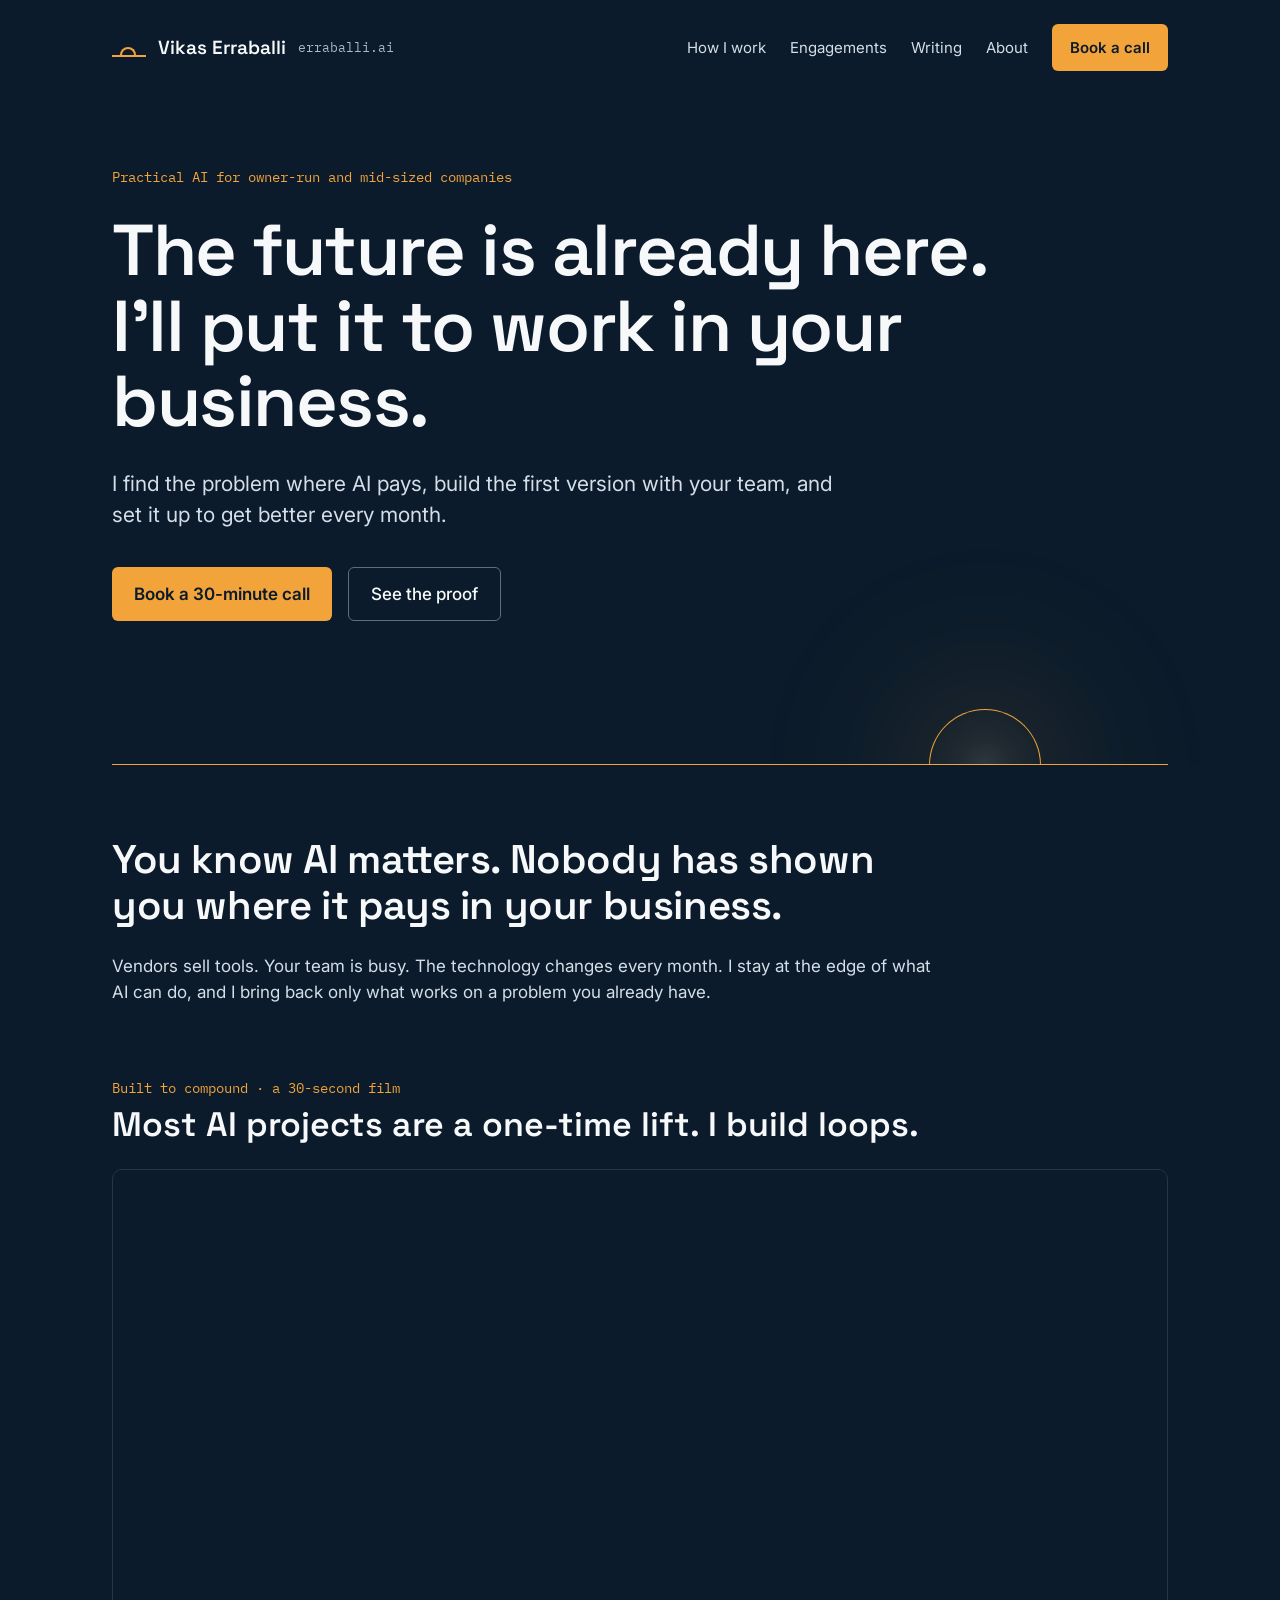
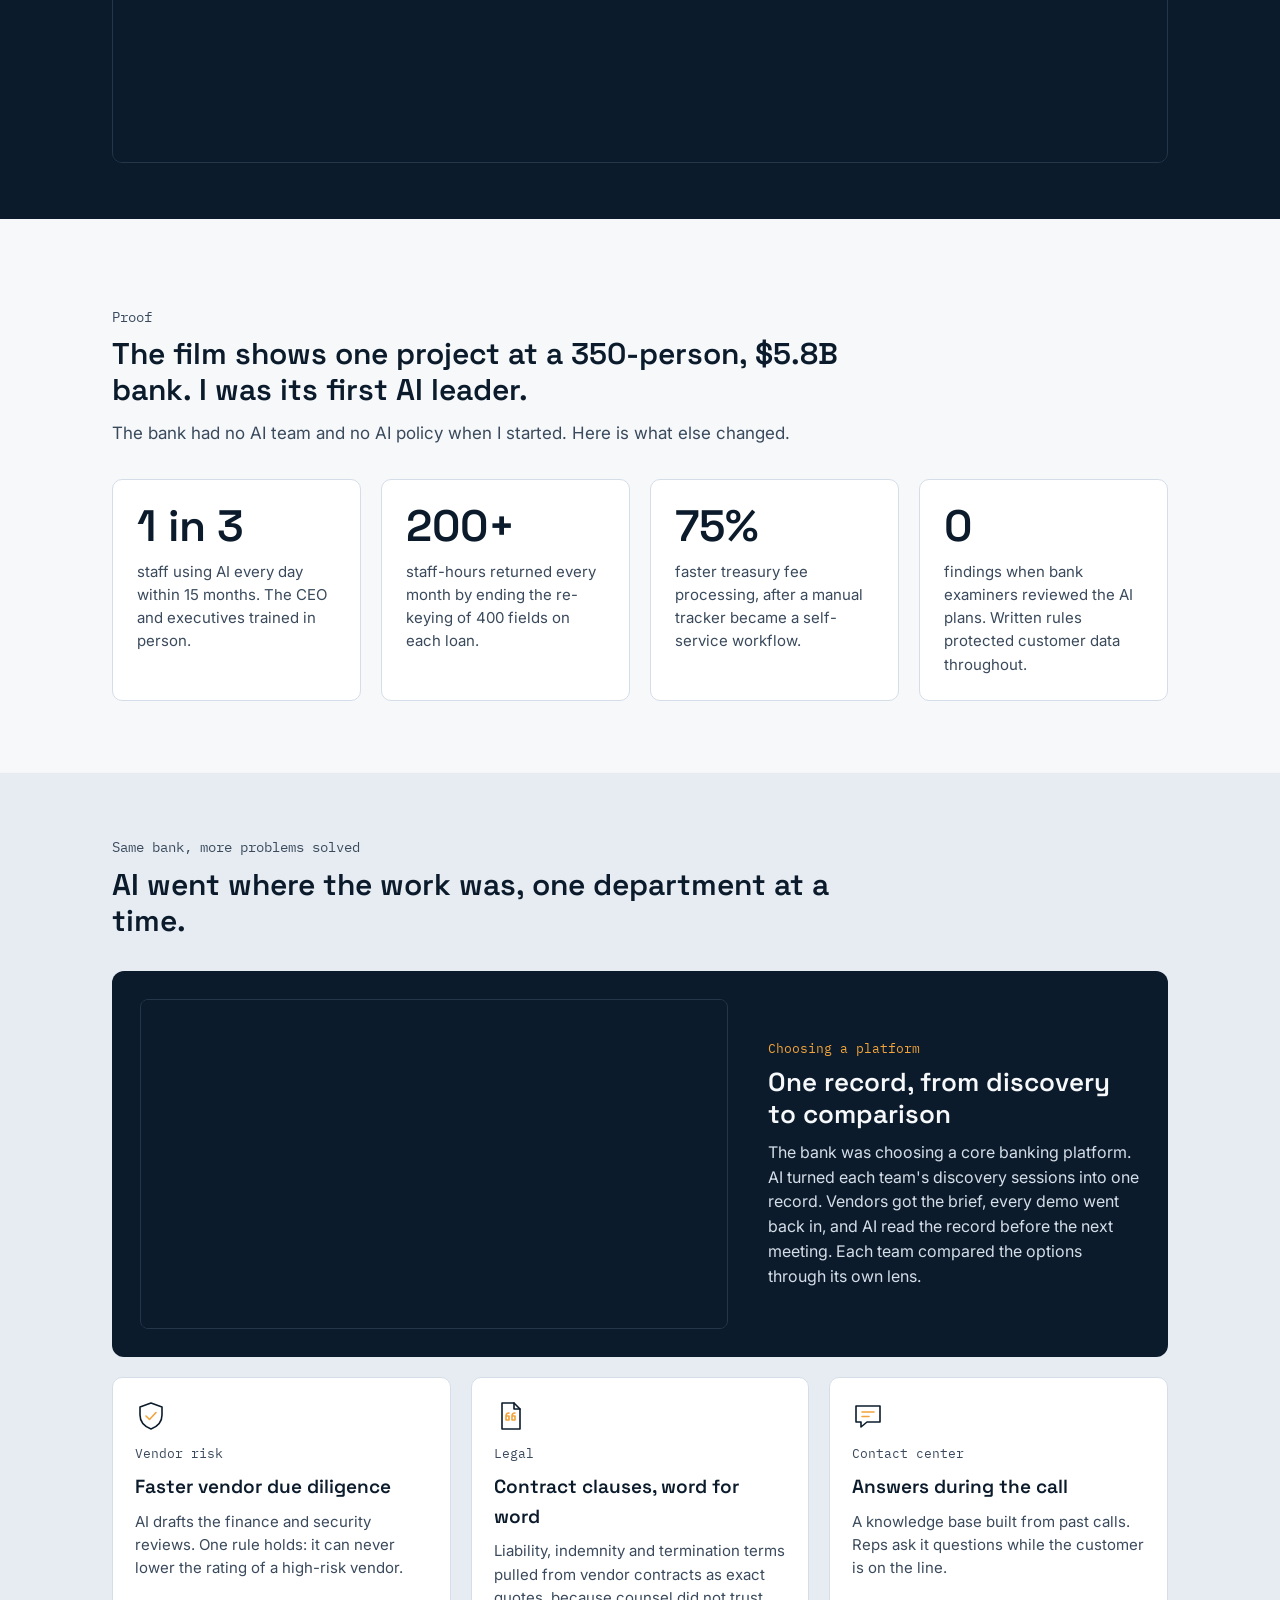
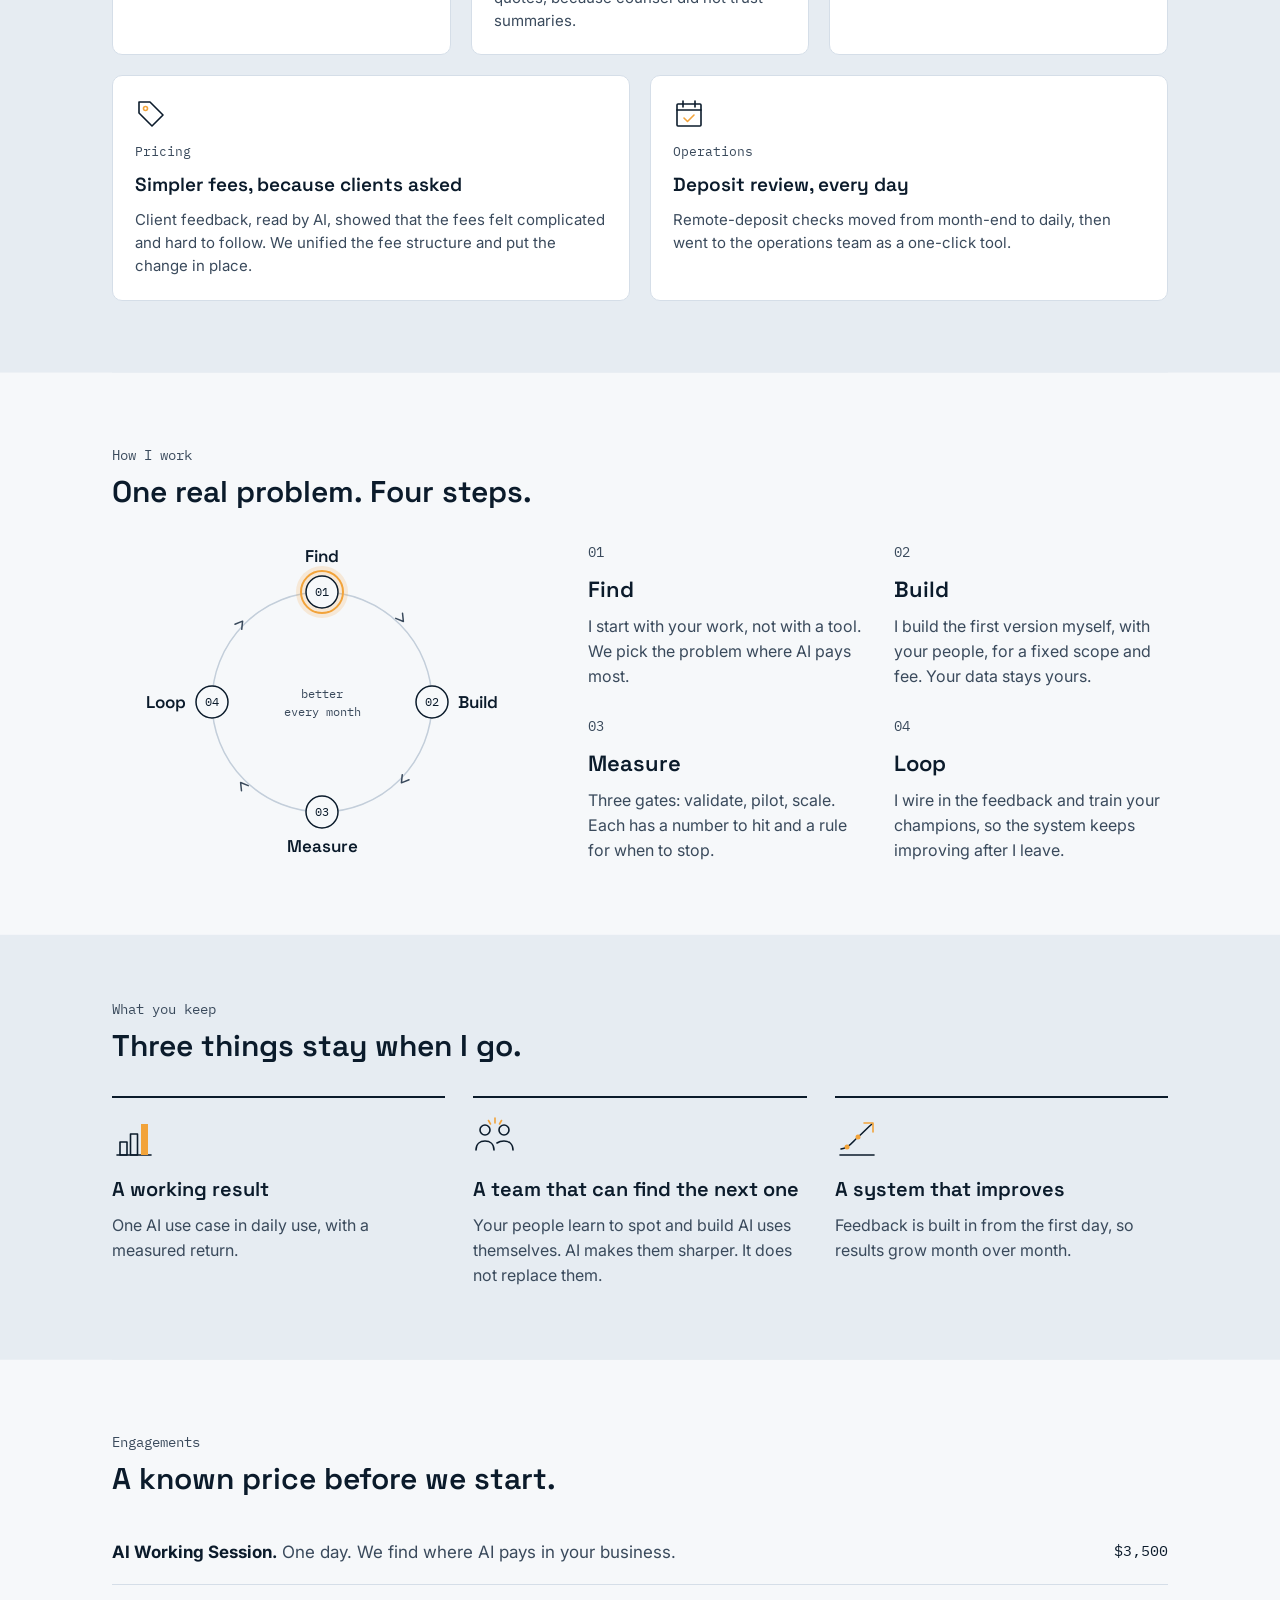
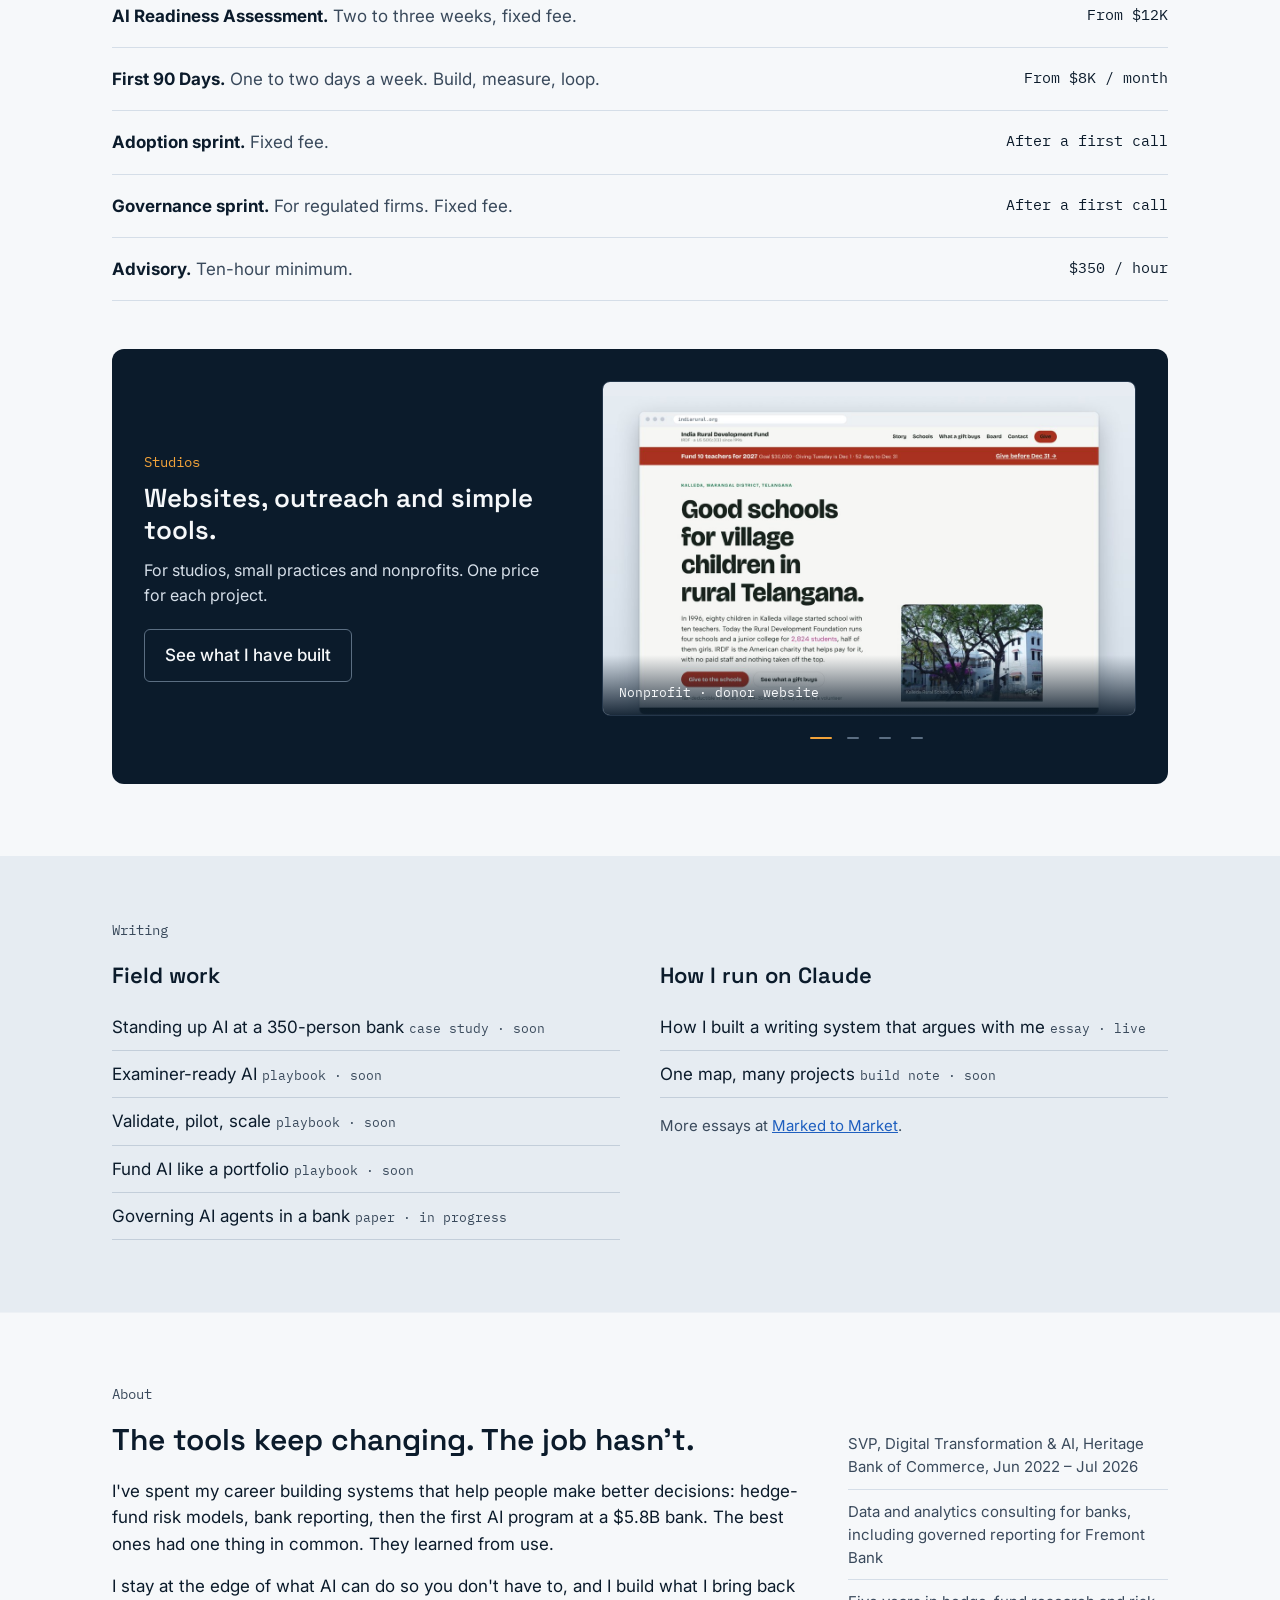
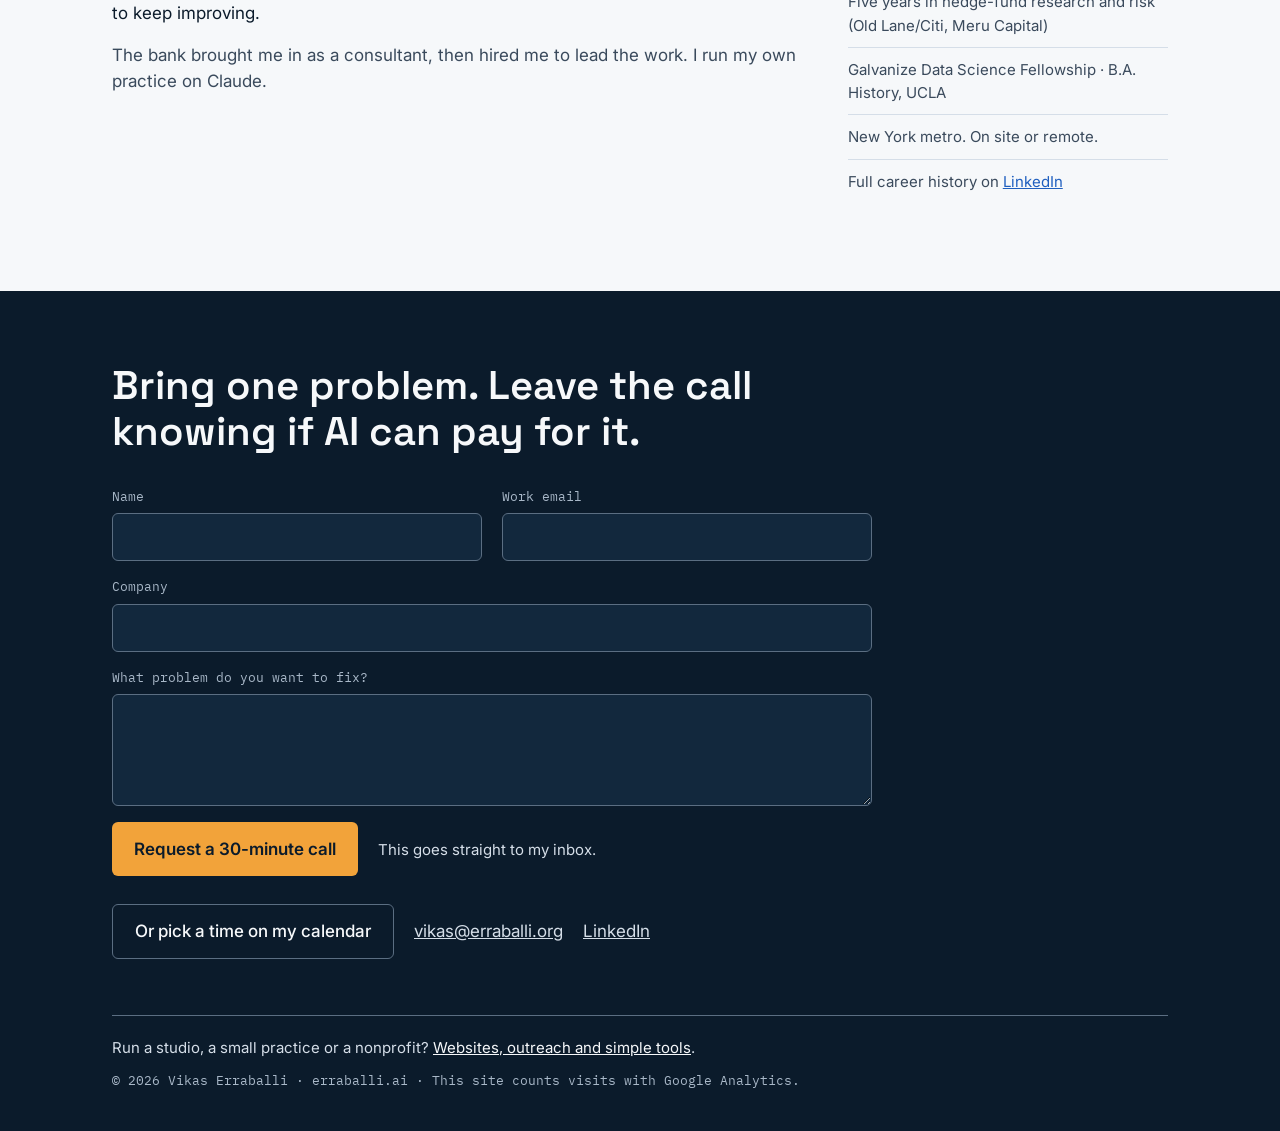
<file: index.html>
<!doctype html>
<html lang="en">
<head>
<meta charset="utf-8">
<meta name="viewport" content="width=device-width, initial-scale=1, viewport-fit=cover">
<meta name="description" content="Vikas Erraballi: practical AI for owner-run and mid-sized companies. First AI leader at a 350-person, $5.8B bank.">
<meta property="og:title" content="Vikas Erraballi · erraballi.ai">
<meta property="og:description" content="The future is already here. I'll put it to work in your business. Practical AI for owner-run and mid-sized companies.">
<meta property="og:url" content="https://erraballi.ai/">
<meta property="og:type" content="website">
<meta property="og:site_name" content="erraballi.ai">
<meta property="og:image" content="https://erraballi.ai/og.png">
<meta property="og:image:width" content="1200">
<meta property="og:image:height" content="630">
<meta property="og:image:alt" content="Vikas Erraballi, erraballi.ai: The future is already here. I'll put it to work in your business.">
<meta name="twitter:card" content="summary_large_image">
<meta name="twitter:title" content="Vikas Erraballi · erraballi.ai">
<meta name="twitter:description" content="The future is already here. I'll put it to work in your business.">
<meta name="twitter:image" content="https://erraballi.ai/og.png">
<link rel="canonical" href="https://erraballi.ai/">
<link rel="icon" href="data:image/svg+xml,%3Csvg xmlns='http://www.w3.org/2000/svg' viewBox='0 0 32 32'%3E%3Crect width='32' height='32' rx='5' fill='%230B1B2B'/%3E%3Cpath d='M5 21h22' stroke='%23F2A33A' stroke-width='2.4' stroke-linecap='round'/%3E%3Cpath d='M9.5 21a6.5 6.5 0 0 1 13 0' fill='none' stroke='%23F2A33A' stroke-width='2.4'/%3E%3C/svg%3E">
<title>Vikas Erraballi · Practical AI for owner-run and mid-sized companies</title>
<link rel="preconnect" href="https://fonts.googleapis.com">
<link rel="preconnect" href="https://fonts.gstatic.com" crossorigin>
<link rel="stylesheet" href="https://fonts.googleapis.com/css2?family=Space+Grotesk:wght@400;500;600;700&family=Inter:wght@400;500;600&family=IBM+Plex+Mono:wght@400;500&display=swap">
<style>
/* Horizon brand (Nov 2026). Night #0B1B2B, Dawn #F2A33A, Day #F6F8FA, Slate #3A4A5C, Link #1F5FBF.
   Dawn is for marks and buttons on Night. Do not use Dawn for text on Day. Styles are inline on each element. */
*{box-sizing:border-box}
html{scroll-behavior:smooth;-webkit-text-size-adjust:100%}
body{margin:0;background:#0B1B2B}
a{color:#1F5FBF}a:hover{color:#174A96}
a:focus-visible{outline:2px solid #F2A33A;outline-offset:3px}
@media (prefers-reduced-motion: reduce){html{scroll-behavior:auto}}
/* Hero opening: the horizon draws, the sun crosses to the right, shines, then settles so the text can be read.
   Runs once on load, about 4.5 s. CSS only. The end state is the plain page. */
.hero-wrap{position:relative;z-index:0}
.hz{position:relative;height:120px;margin-top:24px}
.hz-line{position:absolute;left:0;right:0;bottom:0;height:1px;background:#F2A33A;transform-origin:0 50%;animation:hz-draw 1.1s cubic-bezier(.6,0,.2,1) both}
.hz-sun{position:absolute;bottom:0;left:calc(88% - 112px);width:112px;height:56px;animation:hz-cross 2.3s cubic-bezier(.45,0,.2,1) .25s both}
.hz-clip{position:absolute;inset:0;overflow:hidden}
.hz-disc{position:absolute;inset:0;border:1.5px solid #F2A33A;border-bottom:none;border-radius:112px 112px 0 0;
  animation:hz-rise 2.3s cubic-bezier(.45,0,.2,1) .25s both, hz-shine 2.2s ease-in-out 2.3s both}
.hz-glow{position:absolute;left:50%;bottom:0;width:900px;height:900px;margin:0 0 -450px -450px;border-radius:50%;z-index:-1;pointer-events:none;
  background:radial-gradient(circle,rgba(255,224,170,.95) 0,rgba(255,200,120,.6) 7%,rgba(242,163,58,.36) 16%,rgba(242,163,58,.12) 38%,rgba(242,163,58,0) 68%);
  clip-path:inset(0 0 50% 0);opacity:.16;transform:scale(.55);animation:hz-glow 2.4s ease-in-out 2.2s both}
.hero-copy{animation:hz-copy 2.6s ease-out .2s both}
header{overflow:hidden}
@media (max-width:640px){.hero-wrap{display:flex;flex-direction:column}.hero-wrap>nav{order:-2}
  .hz{order:-1;height:64px;margin-top:20px}.hero-copy{padding-top:36px !important}
  .hero-wrap>nav>div{gap:4px 18px !important;font-size:14.5px !important}}
.loop-orbit{transform-origin:210px 160px;animation:loop-spin 14s linear infinite}
@keyframes loop-spin{to{transform:rotate(360deg)}}
.ico{display:block;width:44px;height:44px;margin:0 0 14px 0;fill:none;stroke:#0B1B2B;stroke-width:1.6;stroke-linecap:round;stroke-linejoin:round}
.ico .a{stroke:#F2A33A}.ico .af{fill:#F2A33A;stroke:none}
.ico-s{width:32px;height:32px;margin:0 0 12px 0}
.sc{position:relative;border-radius:8px;overflow:hidden;border:1px solid #24364A;background:#0B1B2B}
.sc-track{display:flex;overflow-x:auto;scroll-snap-type:x mandatory;scrollbar-width:none;-webkit-overflow-scrolling:touch}
.sc-track::-webkit-scrollbar{display:none}
.sc-slide{position:relative;flex:0 0 100%;scroll-snap-align:start;display:block;color:#F6F8FA;text-decoration:none}
.sc-slide img{display:block;width:100%;height:auto;aspect-ratio:16/10;object-fit:cover}
.sc-cap{position:absolute;left:0;right:0;bottom:0;padding:28px 16px 12px 16px;font-family:'IBM Plex Mono',monospace;font-size:13px;background:linear-gradient(rgba(11,27,43,0),rgba(11,27,43,.92))}
.sc-dots{display:flex;gap:4px;justify-content:center;margin-top:8px}
.sc-dots button{width:28px;height:28px;padding:0;border:0;background:none;cursor:pointer;position:relative}
.sc-dots button::after{content:"";position:absolute;left:8px;top:13px;width:12px;height:2px;border-radius:2px;background:#5B6E82;transition:all .25s}
.sc-dots button[aria-current="true"]::after{left:3px;width:22px;background:#F2A33A}
@media (prefers-reduced-motion: reduce){.loop-orbit{animation:none}}
.clip{display:block;width:100%;height:auto;aspect-ratio:16/9;border-radius:8px;border:1px solid #24364A;background:#0B1B2B}
@media (max-width:640px){.clip{aspect-ratio:4/5}}
.film{margin-top:72px}
.film video{display:block;width:100%;height:auto;aspect-ratio:16/9;border-radius:10px;border:1px solid #24364A;background:#0B1B2B}
@media (max-width:640px){.film{margin-top:36px}.film video{aspect-ratio:4/5}}
@keyframes hz-draw{from{transform:scaleX(0)}to{transform:scaleX(1)}}
@keyframes hz-cross{from{left:0;opacity:0}12%{opacity:1}to{left:calc(88% - 112px);opacity:1}}
@keyframes hz-rise{from{transform:translateY(92%)}to{transform:translateY(0)}}
@keyframes hz-shine{0%{background:rgba(242,163,58,0)}35%{background:rgba(255,224,170,1)}100%{background:rgba(242,163,58,0)}}
@keyframes hz-glow{0%{opacity:0;transform:scale(.2)}35%{opacity:1;transform:scale(1.15)}100%{opacity:.16;transform:scale(.55)}}
@keyframes hz-copy{0%{opacity:.25}70%{opacity:.6}100%{opacity:1}}
@media (prefers-reduced-motion: reduce){.hz-line,.hz-sun,.hz-disc,.hz-glow,.hero-copy{animation:none}}

</style>
<link rel="stylesheet" href="/lead.css">
<script defer src="/site.js"></script>
</head>
<body>
<div style="font-family: Inter, system-ui, sans-serif; color: #0B1B2B; background: #F6F8FA; font-size: 17px; line-height: 1.55">

<header style="background: #0B1B2B; color: #F6F8FA">
<div class="hero-wrap" style="max-width: 1120px; margin: 0 auto; padding: 24px 32px 0 32px; box-sizing: border-box">
<nav style="display: flex; flex-wrap: wrap; align-items: center; justify-content: space-between; gap: 16px">
<a href="#top" style="display: flex; align-items: center; gap: 12px; color: #F6F8FA; text-decoration: none">
<span aria-hidden="true" style="display: inline-block; width: 34px; height: 18px; border-bottom: 2px solid #F2A33A; position: relative"><span style="position: absolute; left: 8px; bottom: 0; width: 16px; height: 8px; border: 2px solid #F2A33A; border-bottom: none; border-radius: 16px 16px 0 0"></span></span>
<span style="font-family: 'Space Grotesk', sans-serif; font-weight: 600; font-size: 19px">Vikas Erraballi</span>
<span style="font-family: 'IBM Plex Mono', monospace; font-size: 13px; color: #A9B8C8">erraballi.ai</span>
</a>
<div style="display: flex; flex-wrap: wrap; align-items: center; gap: 24px; font-size: 15px">
<a href="#how" style="color: #D5DEE8; text-decoration: none; padding: 12px 0">How I work</a>
<a href="#engagements" style="color: #D5DEE8; text-decoration: none; padding: 12px 0">Engagements</a>
<a href="#writing" style="color: #D5DEE8; text-decoration: none; padding: 12px 0">Writing</a>
<a href="#about" style="color: #D5DEE8; text-decoration: none; padding: 12px 0">About</a>
<a href="#contact" data-cta="nav" style="color: #0B1B2B; background: #F2A33A; text-decoration: none; padding: 12px 18px; border-radius: 6px; font-weight: 600">Book a call</a>
</div>
</nav>

<div id="top" class="hero-copy" style="padding: 96px 0 0 0; max-width: 900px">
<p style="margin: 0 0 24px 0; font-family: 'IBM Plex Mono', monospace; font-size: 14px; color: #F2A33A">Practical AI for owner-run and mid-sized companies</p>
<h1 style="margin: 0; font-family: 'Space Grotesk', sans-serif; font-weight: 600; font-size: clamp(40px, 6vw, 72px); line-height: 1.05; letter-spacing: -0.02em">The future is already here. I'll put it to work in your business.</h1>
<p style="margin: 28px 0 0 0; font-size: 21px; line-height: 1.5; color: #D5DEE8; max-width: 720px">I find the problem where AI pays, build the first version with your team, and set it up to get better every month.</p>
<div style="display: flex; flex-wrap: wrap; gap: 16px; margin-top: 36px">
<a href="#contact" data-cta="hero" style="color: #0B1B2B; background: #F2A33A; text-decoration: none; padding: 14px 22px; border-radius: 6px; font-weight: 600">Book a 30-minute call</a>
<a href="#proof" style="color: #F6F8FA; text-decoration: none; padding: 13px 22px; border-radius: 6px; border: 1px solid #5B6E82; font-weight: 500">See the proof</a>
</div>
</div>

<div aria-hidden="true" class="hz">
<div class="hz-line"></div>
<div class="hz-sun"><div class="hz-glow"></div><div class="hz-clip"><div class="hz-disc"></div></div></div>
</div>
<div class="problem" style="margin-top: 72px; max-width: 820px">
<h2 style="margin: 0; font-family: 'Space Grotesk', sans-serif; font-weight: 600; font-size: clamp(28px, 4vw, 40px); line-height: 1.15; letter-spacing: -0.01em; color: #F6F8FA">You know AI matters. Nobody has shown you where it pays in your business.</h2>
<p style="margin: 24px 0 0 0; color: #D5DEE8">Vendors sell tools. Your team is busy. The technology changes every month. I stay at the edge of what AI can do, and I bring back only what works on a problem you already have.</p>
</div>
<div class="film">
<p style="margin: 0 0 6px 0; font-family: 'IBM Plex Mono', monospace; font-size: 14px; color: #F2A33A">Built to compound · a 30-second film</p>
<h2 style="margin: 0 0 24px 0; font-family: 'Space Grotesk', sans-serif; font-weight: 600; font-size: clamp(24px, 3.4vw, 34px); line-height: 1.15; color: #F6F8FA">Most AI projects are a one-time lift. I build loops.</h2>
<video id="film" muted loop playsinline preload="metadata" poster="hero/poster-landscape.jpg" aria-label="A 30-second silent film. A loop builds in six steps: 1,226 customers told a bank what was wrong; AI read every response; about 40 clients at risk were found; every banker got a call plan; none of the top tier left; the complaints rewrote the roadmap. Then the loop runs again.">
<source src="hero/hero-landscape.webm" type="video/webm">
<source src="hero/hero-landscape.mp4" type="video/mp4">
</video>
</div>
<script>
(function(){var v=document.getElementById("film");if(!v)return;
 if(window.matchMedia("(max-width:640px)").matches){v.poster="hero/poster-portrait.jpg";v.innerHTML='<source src="hero/hero-portrait.webm" type="video/webm"><source src="hero/hero-portrait.mp4" type="video/mp4">';v.load();}
 if(window.matchMedia("(prefers-reduced-motion: reduce)").matches){v.controls=true;return;}
 if("IntersectionObserver" in window){new IntersectionObserver(function(e){e.forEach(function(x){if(x.isIntersecting){v.play().catch(function(){v.controls=true;});}else{v.pause();}});},{threshold:.35}).observe(v);}
 else{v.play().catch(function(){v.controls=true;});}
})();
</script>
<div style="height: 56px"></div>
</div>
</header>

<main style="max-width: 1120px; margin: 0 auto; padding: 0 32px; box-sizing: border-box">











<section id="proof" style="padding: 88px 0 72px 0">
<p style="margin: 0 0 8px 0; font-family: 'IBM Plex Mono', monospace; font-size: 14px; color: #3A4A5C">Proof</p>
<h2 style="margin: 0 0 12px 0; font-family: 'Space Grotesk', sans-serif; font-weight: 600; font-size: 30px; line-height: 1.2; max-width: 780px">The film shows one project at a 350-person, $5.8B bank. I was its first AI leader.</h2>
<p style="margin: 0 0 32px 0; color: #3A4A5C; max-width: 720px">The bank had no AI team and no AI policy when I started. Here is what else changed.</p>
<div style="display: flex; flex-wrap: wrap; gap: 20px">
<div style="flex: 1 1 230px; background: #FFFFFF; border: 1px solid #D5DEE8; border-radius: 10px; padding: 24px">
<div style="font-family: 'Space Grotesk', sans-serif; font-weight: 600; font-size: 44px; line-height: 1">1 in 3</div>
<p style="margin: 12px 0 0 0; font-size: 15px; color: #3A4A5C">staff using AI every day within 15 months. The CEO and executives trained in person.</p>
</div>
<div style="flex: 1 1 230px; background: #FFFFFF; border: 1px solid #D5DEE8; border-radius: 10px; padding: 24px">
<div style="font-family: 'Space Grotesk', sans-serif; font-weight: 600; font-size: 44px; line-height: 1">200+</div>
<p style="margin: 12px 0 0 0; font-size: 15px; color: #3A4A5C">staff-hours returned every month by ending the re-keying of 400 fields on each loan.</p>
</div>
<div style="flex: 1 1 230px; background: #FFFFFF; border: 1px solid #D5DEE8; border-radius: 10px; padding: 24px">
<div style="font-family: 'Space Grotesk', sans-serif; font-weight: 600; font-size: 44px; line-height: 1">75%</div>
<p style="margin: 12px 0 0 0; font-size: 15px; color: #3A4A5C">faster treasury fee processing, after a manual tracker became a self-service workflow.</p>
</div>
<div style="flex: 1 1 230px; background: #FFFFFF; border: 1px solid #D5DEE8; border-radius: 10px; padding: 24px">
<div style="font-family: 'Space Grotesk', sans-serif; font-weight: 600; font-size: 44px; line-height: 1">0</div>
<p style="margin: 12px 0 0 0; font-size: 15px; color: #3A4A5C">findings when bank examiners reviewed the AI plans. Written rules protected customer data throughout.</p>
</div>
</div>
</section>

<section id="more" style="padding: 64px 0 72px 0; background: #E6ECF2; box-shadow: 0 0 0 100vmax #E6ECF2; clip-path: inset(0 -100vmax)">
<p style="margin: 0 0 8px 0; font-family: 'IBM Plex Mono', monospace; font-size: 14px; color: #3A4A5C">Same bank, more problems solved</p>
<h2 style="margin: 0 0 32px 0; font-family: 'Space Grotesk', sans-serif; font-weight: 600; font-size: 30px; line-height: 1.2; max-width: 760px">AI went where the work was, one department at a time.</h2>
<div style="margin: 0 0 20px 0; background: #0B1B2B; color: #F6F8FA; border-radius: 12px; padding: 28px; display: flex; flex-wrap: wrap; align-items: center; gap: 24px 40px">
<div style="flex: 1.5 1 420px; min-width: 0">
<video id="clip-platform" class="clip" muted loop playsinline preload="metadata" poster="clips/platform/platform-landscape-poster.jpg" aria-label="An 18-second silent clip. A bank is choosing a core banking platform. AI turns each team's discovery into one record. Vendors get the brief, and every demo goes back into the record. AI reads the record before each meeting. At the end, every team sees one comparison through its own view.">
<source src="clips/platform/platform-landscape.webm" type="video/webm"><source src="clips/platform/platform-landscape.mp4" type="video/mp4">
</video>
</div>
<div style="flex: 1 1 260px; min-width: 0">
<div style="font-family: 'IBM Plex Mono', monospace; font-size: 13px; color: #F2A33A">Choosing a platform</div>
<h3 style="margin: 8px 0 10px 0; font-family: 'Space Grotesk', sans-serif; font-weight: 600; font-size: 26px; line-height: 1.2">One record, from discovery to comparison</h3>
<p style="margin: 0; font-size: 16px; color: #D5DEE8">The bank was choosing a core banking platform. AI turned each team's discovery sessions into one record. Vendors got the brief, every demo went back in, and AI read the record before the next meeting. Each team compared the options through its own lens.</p>
</div>
</div>
<script>
(function(){var v=document.getElementById("clip-platform");if(!v)return;
 if(window.matchMedia("(max-width:640px)").matches){v.poster="clips/platform/platform-portrait-poster.jpg";v.innerHTML='<source src="clips/platform/platform-portrait.webm" type="video/webm"><source src="clips/platform/platform-portrait.mp4" type="video/mp4">';v.load();}
 if(window.matchMedia("(prefers-reduced-motion: reduce)").matches){v.controls=true;return;}
 if("IntersectionObserver" in window){new IntersectionObserver(function(e){e.forEach(function(x){if(x.isIntersecting){v.play().catch(function(){v.controls=true;});}else{v.pause();}});},{threshold:.35}).observe(v);}
})();
</script>
<div style="display: flex; flex-wrap: wrap; gap: 20px">
<div style="flex: 1 1 320px; background: #FFFFFF; border: 1px solid #D5DEE8; border-radius: 10px; padding: 22px">
<svg class="ico ico-s" viewBox="0 0 32 32" aria-hidden="true"><path d="M16 3l11 4v8c0 7-4.500 11.500-11 14C9.500 26.500 5 22 5 15V7z"/><path class="a" d="M11 16l3.500 3.500L21 12.500"/></svg>
<div style="font-family: 'IBM Plex Mono', monospace; font-size: 13px; color: #3A4A5C">Vendor risk</div>
<h3 style="margin: 8px 0 8px 0; font-family: 'Space Grotesk', sans-serif; font-weight: 600; font-size: 19px">Faster vendor due diligence</h3>
<p style="margin: 0; font-size: 15px; color: #3A4A5C">AI drafts the finance and security reviews. One rule holds: it can never lower the rating of a high-risk vendor.</p>
</div>
<div style="flex: 1 1 320px; background: #FFFFFF; border: 1px solid #D5DEE8; border-radius: 10px; padding: 22px">
<svg class="ico ico-s" viewBox="0 0 32 32" aria-hidden="true"><path d="M8 3h12l6 6v20H8z"/><path d="M20 3v6h6"/><path class="a" d="M12 16v4h3v-4h-3c0-2 1-3 3-3M18 16v4h3v-4h-3c0-2 1-3 3-3"/></svg>
<div style="font-family: 'IBM Plex Mono', monospace; font-size: 13px; color: #3A4A5C">Legal</div>
<h3 style="margin: 8px 0 8px 0; font-family: 'Space Grotesk', sans-serif; font-weight: 600; font-size: 19px">Contract clauses, word for word</h3>
<p style="margin: 0; font-size: 15px; color: #3A4A5C">Liability, indemnity and termination terms pulled from vendor contracts as exact quotes, because counsel did not trust summaries.</p>
</div>
<div style="flex: 1 1 320px; background: #FFFFFF; border: 1px solid #D5DEE8; border-radius: 10px; padding: 22px">
<svg class="ico ico-s" viewBox="0 0 32 32" aria-hidden="true"><path d="M4 6h24v16H15l-6 5v-5H4z"/><path class="a" d="M10 12h12M10 16.500h7"/></svg>
<div style="font-family: 'IBM Plex Mono', monospace; font-size: 13px; color: #3A4A5C">Contact center</div>
<h3 style="margin: 8px 0 8px 0; font-family: 'Space Grotesk', sans-serif; font-weight: 600; font-size: 19px">Answers during the call</h3>
<p style="margin: 0; font-size: 15px; color: #3A4A5C">A knowledge base built from past calls. Reps ask it questions while the customer is on the line.</p>
</div>
<div style="flex: 1 1 320px; background: #FFFFFF; border: 1px solid #D5DEE8; border-radius: 10px; padding: 22px">
<svg class="ico ico-s" viewBox="0 0 32 32" aria-hidden="true"><path d="M4 4h11l13 13-11 11L4 15z"/><circle class="a" cx="10.500" cy="10.500" r="2"/></svg>
<div style="font-family: 'IBM Plex Mono', monospace; font-size: 13px; color: #3A4A5C">Pricing</div>
<h3 style="margin: 8px 0 8px 0; font-family: 'Space Grotesk', sans-serif; font-weight: 600; font-size: 19px">Simpler fees, because clients asked</h3>
<p style="margin: 0; font-size: 15px; color: #3A4A5C">Client feedback, read by AI, showed that the fees felt complicated and hard to follow. We unified the fee structure and put the change in place.</p>
</div>
<div style="flex: 1 1 320px; background: #FFFFFF; border: 1px solid #D5DEE8; border-radius: 10px; padding: 22px">
<svg class="ico ico-s" viewBox="0 0 32 32" aria-hidden="true"><rect x="4" y="6" width="24" height="22" rx="1"/><path d="M4 12h24M10 3v6M22 3v6"/><path class="a" d="M11 20l3.500 3.500L21 17"/></svg>
<div style="font-family: 'IBM Plex Mono', monospace; font-size: 13px; color: #3A4A5C">Operations</div>
<h3 style="margin: 8px 0 8px 0; font-family: 'Space Grotesk', sans-serif; font-weight: 600; font-size: 19px">Deposit review, every day</h3>
<p style="margin: 0; font-size: 15px; color: #3A4A5C">Remote-deposit checks moved from month-end to daily, then went to the operations team as a one-click tool.</p>
</div>
</div>
</section>

<section id="how" style="padding: 72px 0 72px 0">
<p style="margin: 0 0 8px 0; font-family: 'IBM Plex Mono', monospace; font-size: 14px; color: #3A4A5C">How I work</p>
<h2 style="margin: 0 0 32px 0; font-family: 'Space Grotesk', sans-serif; font-weight: 600; font-size: 30px; line-height: 1.2">One real problem. Four steps.</h2>
<div style="display: flex; flex-wrap: wrap; align-items: center; gap: 32px 56px">
<svg viewBox="0 0 420 320" role="img" aria-label="A loop of four steps: find, build, measure, loop, then back to find" style="flex: 1 1 300px; max-width: 420px; min-width: 0; height: auto; margin: 0 auto">
<circle cx="210" cy="160" r="110" fill="none" stroke="#C3CEDA" stroke-width="1.5"/>
<g fill="none" stroke="#3A4A5C" stroke-width="1.5" stroke-linecap="round" stroke-linejoin="round">
<path d="M283 77l8 2-2-8" transform="rotate(8 288 82)"/><path d="M291 233l-2 8 8-2" transform="rotate(-8 288 238)"/><path d="M137 243l-8-2 2 8" transform="rotate(8 132 238)"/><path d="M129 87l2-8-8 2" transform="rotate(-8 132 82)"/>
</g>
<g class="loop-orbit"><circle cx="210" cy="50" r="26" fill="#F2A33A" opacity=".18"/><circle cx="210" cy="50" r="21" fill="none" stroke="#F2A33A" stroke-width="2"/></g>
<g fill="#F6F8FA" stroke="#0B1B2B" stroke-width="1.5"><circle cx="210" cy="50" r="16"/><circle cx="320" cy="160" r="16"/><circle cx="210" cy="270" r="16"/><circle cx="100" cy="160" r="16"/></g>
<g font-family="'IBM Plex Mono', monospace" font-size="12" fill="#0B1B2B" text-anchor="middle"><text x="210" y="54">01</text><text x="320" y="164">02</text><text x="210" y="274">03</text><text x="100" y="164">04</text></g>
<g font-family="'Space Grotesk', sans-serif" font-weight="600" font-size="17" fill="#0B1B2B"><text x="210" y="20" text-anchor="middle">Find</text><text x="346" y="166">Build</text><text x="210" y="310" text-anchor="middle">Measure</text><text x="74" y="166" text-anchor="end">Loop</text></g>
<g font-family="'IBM Plex Mono', monospace" font-size="12" fill="#3A4A5C" text-anchor="middle"><text x="210" y="156">better</text><text x="210" y="174">every month</text></g>
</svg>
<div style="flex: 1 1 460px; min-width: 0; display: grid; grid-template-columns: repeat(auto-fit, minmax(210px, 1fr)); gap: 28px 32px">
<div>
<div style="font-family: 'IBM Plex Mono', monospace; font-size: 14px; color: #3A4A5C">01</div>
<h3 style="margin: 8px 0 8px 0; font-family: 'Space Grotesk', sans-serif; font-weight: 600; font-size: 22px">Find</h3>
<p style="margin: 0; font-size: 16px; color: #3A4A5C">I start with your work, not with a tool. We pick the problem where AI pays most.</p>
</div>
<div>
<div style="font-family: 'IBM Plex Mono', monospace; font-size: 14px; color: #3A4A5C">02</div>
<h3 style="margin: 8px 0 8px 0; font-family: 'Space Grotesk', sans-serif; font-weight: 600; font-size: 22px">Build</h3>
<p style="margin: 0; font-size: 16px; color: #3A4A5C">I build the first version myself, with your people, for a fixed scope and fee. Your data stays yours.</p>
</div>
<div>
<div style="font-family: 'IBM Plex Mono', monospace; font-size: 14px; color: #3A4A5C">03</div>
<h3 style="margin: 8px 0 8px 0; font-family: 'Space Grotesk', sans-serif; font-weight: 600; font-size: 22px">Measure</h3>
<p style="margin: 0; font-size: 16px; color: #3A4A5C">Three gates: validate, pilot, scale. Each has a number to hit and a rule for when to stop.</p>
</div>
<div>
<div style="font-family: 'IBM Plex Mono', monospace; font-size: 14px; color: #3A4A5C">04</div>
<h3 style="margin: 8px 0 8px 0; font-family: 'Space Grotesk', sans-serif; font-weight: 600; font-size: 22px">Loop</h3>
<p style="margin: 0; font-size: 16px; color: #3A4A5C">I wire in the feedback and train your champions, so the system keeps improving after I leave.</p>
</div>
</div>
</div>
</section>

<section style="padding: 64px 0 72px 0; background: #E6ECF2; box-shadow: 0 0 0 100vmax #E6ECF2; clip-path: inset(0 -100vmax)">
<p style="margin: 0 0 8px 0; font-family: 'IBM Plex Mono', monospace; font-size: 14px; color: #3A4A5C">What you keep</p>
<h2 style="margin: 0 0 32px 0; font-family: 'Space Grotesk', sans-serif; font-weight: 600; font-size: 30px; line-height: 1.2">Three things stay when I go.</h2>
<div style="display: flex; flex-wrap: wrap; gap: 28px">
<div style="flex: 1 1 260px; border-top: 2px solid #0B1B2B; padding-top: 18px">
<svg class="ico" viewBox="0 0 44 44" aria-hidden="true"><path d="M5 39h34"/><rect x="8" y="26" width="7" height="13"/><rect x="18.5" y="18" width="7" height="21"/><rect class="af" x="29" y="8" width="7" height="31"/></svg>
<h3 style="margin: 0 0 8px 0; font-family: 'Space Grotesk', sans-serif; font-weight: 600; font-size: 20px">A working result</h3>
<p style="margin: 0; font-size: 16px; color: #3A4A5C">One AI use case in daily use, with a measured return.</p>
</div>
<div style="flex: 1 1 260px; border-top: 2px solid #0B1B2B; padding-top: 18px">
<svg class="ico" viewBox="0 0 44 44" aria-hidden="true"><circle cx="12" cy="14" r="5"/><path d="M3 34c0-6 4-9 9-9s9 3 9 9"/><circle cx="31" cy="14" r="5"/><path d="M24 27c2-1.400 4.300-2 7-2 5 0 9 3 9 9"/><path class="a" d="M22 2v5M15.500 4.500l2 3.500M28.500 4.500l-2 3.500"/></svg>
<h3 style="margin: 0 0 8px 0; font-family: 'Space Grotesk', sans-serif; font-weight: 600; font-size: 20px">A team that can find the next one</h3>
<p style="margin: 0; font-size: 16px; color: #3A4A5C">Your people learn to spot and build AI uses themselves. AI makes them sharper. It does not replace them.</p>
</div>
<div style="flex: 1 1 260px; border-top: 2px solid #0B1B2B; padding-top: 18px">
<svg class="ico" viewBox="0 0 44 44" aria-hidden="true"><path d="M5 39h34"/><path d="M6 33c9-1 12-8 17-12s9-9 14-13"/><path class="a" d="M29 7h9v9"/><circle class="af" cx="23" cy="21" r="2.500"/><circle class="af" cx="12" cy="31" r="2.500"/></svg>
<h3 style="margin: 0 0 8px 0; font-family: 'Space Grotesk', sans-serif; font-weight: 600; font-size: 20px">A system that improves</h3>
<p style="margin: 0; font-size: 16px; color: #3A4A5C">Feedback is built in from the first day, so results grow month over month.</p>
</div>
</div>
</section>

<section id="engagements" style="padding: 72px 0 72px 0">
<p style="margin: 0 0 8px 0; font-family: 'IBM Plex Mono', monospace; font-size: 14px; color: #3A4A5C">Engagements</p>
<h2 style="margin: 0 0 24px 0; font-family: 'Space Grotesk', sans-serif; font-weight: 600; font-size: 30px; line-height: 1.2">A known price before we start.</h2>
<div style="display: flex; flex-direction: column">
<div style="display: flex; flex-wrap: wrap; justify-content: space-between; gap: 8px 24px; padding: 18px 0; border-bottom: 1px solid #D5DEE8">
<div style="flex: 1 1 380px"><strong>AI Working Session.</strong> <span style="color: #3A4A5C">One day. We find where AI pays in your business.</span></div>
<div style="font-family: 'IBM Plex Mono', monospace; font-size: 15px">$3,500</div>
</div>
<div style="display: flex; flex-wrap: wrap; justify-content: space-between; gap: 8px 24px; padding: 18px 0; border-bottom: 1px solid #D5DEE8">
<div style="flex: 1 1 380px"><strong>AI Readiness Assessment.</strong> <span style="color: #3A4A5C">Two to three weeks, fixed fee.</span></div>
<div style="font-family: 'IBM Plex Mono', monospace; font-size: 15px">From $12K</div>
</div>
<div style="display: flex; flex-wrap: wrap; justify-content: space-between; gap: 8px 24px; padding: 18px 0; border-bottom: 1px solid #D5DEE8">
<div style="flex: 1 1 380px"><strong>First 90 Days.</strong> <span style="color: #3A4A5C">One to two days a week. Build, measure, loop.</span></div>
<div style="font-family: 'IBM Plex Mono', monospace; font-size: 15px">From $8K / month</div>
</div>
<div style="display: flex; flex-wrap: wrap; justify-content: space-between; gap: 8px 24px; padding: 18px 0; border-bottom: 1px solid #D5DEE8">
<div style="flex: 1 1 380px"><strong>Adoption sprint.</strong> <span style="color: #3A4A5C">Fixed fee.</span></div>
<div style="font-family: 'IBM Plex Mono', monospace; font-size: 15px">After a first call</div>
</div>
<div style="display: flex; flex-wrap: wrap; justify-content: space-between; gap: 8px 24px; padding: 18px 0; border-bottom: 1px solid #D5DEE8">
<div style="flex: 1 1 380px"><strong>Governance sprint.</strong> <span style="color: #3A4A5C">For regulated firms. Fixed fee.</span></div>
<div style="font-family: 'IBM Plex Mono', monospace; font-size: 15px">After a first call</div>
</div>
<div style="display: flex; flex-wrap: wrap; justify-content: space-between; gap: 8px 24px; padding: 18px 0; border-bottom: 1px solid #D5DEE8">
<div style="flex: 1 1 380px"><strong>Advisory.</strong> <span style="color: #3A4A5C">Ten-hour minimum.</span></div>
<div style="font-family: 'IBM Plex Mono', monospace; font-size: 15px">$350 / hour</div>
</div>
</div>
<div id="studios" style="margin-top: 48px; background: #0B1B2B; color: #F6F8FA; border-radius: 12px; padding: 32px; display: flex; flex-wrap: wrap; align-items: center; gap: 28px 44px">
<div style="flex: 1 1 280px; min-width: 0">
<p style="margin: 0 0 10px 0; font-family: 'IBM Plex Mono', monospace; font-size: 14px; color: #F2A33A">Studios</p>
<h3 style="margin: 0 0 12px 0; font-family: 'Space Grotesk', sans-serif; font-weight: 600; font-size: 26px; line-height: 1.2">Websites, outreach and simple tools.</h3>
<p style="margin: 0 0 22px 0; font-size: 16px; color: #D5DEE8">For studios, small practices and nonprofits. One price for each project.</p>
<a href="/studios/" style="display: inline-block; color: #F6F8FA; text-decoration: none; padding: 12px 20px; border-radius: 6px; border: 1px solid #5B6E82; font-weight: 500">See what I have built</a>
</div>
<div style="flex: 1 1 400px; min-width: 0">
<div class="sc"><div class="sc-track" id="sc-track" tabindex="0" aria-label="Examples of studio work. Swipe to see more.">
<a class="sc-slide" href="/studios/"><img src="studios/img/work-irdf.jpg" width="1200" height="750" loading="lazy" alt="The home page of a nonprofit donor website"><span class="sc-cap">Nonprofit · donor website</span></a>
<a class="sc-slide" href="/studios/"><img src="studios/img/work-timesheet.jpg" width="1200" height="750" loading="lazy" alt="A timesheet app on a phone, with sample data"><span class="sc-cap">Small firm · timesheet app</span></a>
<a class="sc-slide" href="/studios/"><img src="studios/img/work-family-tree.jpg" width="1200" height="750" loading="lazy" alt="A family tree website, with sample names"><span class="sc-cap">Family · private tree site</span></a>
<a class="sc-slide" href="/studios/"><img src="studios/img/work-publishing.jpg" width="1200" height="750" loading="lazy" alt="An essay page and the erraballi.ai home page"><span class="sc-cap">Publishing · essay site</span></a>
</div></div>
<div class="sc-dots" id="sc-dots"><button type="button" aria-label="Show example 1 of 4" aria-current="true"></button><button type="button" aria-label="Show example 2 of 4"></button><button type="button" aria-label="Show example 3 of 4"></button><button type="button" aria-label="Show example 4 of 4"></button></div>
</div>
</div>
<script>
(function(){var t=document.getElementById("sc-track"),d=[].slice.call(document.getElementById("sc-dots").children),n=d.length,i=0,hold=false,timer;
function go(k){t.scrollTo({left:k*t.clientWidth,behavior:"smooth"});}
t.addEventListener("scroll",function(){var k=Math.round(t.scrollLeft/t.clientWidth);if(k!==i){i=k;d.forEach(function(b,x){if(x===i)b.setAttribute("aria-current","true");else b.removeAttribute("aria-current");});}},{passive:true});
d.forEach(function(b,x){b.addEventListener("click",function(){hold=true;go(x);});});
["pointerdown","touchstart","focusin","mouseenter"].forEach(function(e){t.addEventListener(e,function(){hold=true;},{passive:true});});
t.addEventListener("mouseleave",function(){hold=false;});
if(!window.matchMedia("(prefers-reduced-motion: reduce)").matches&&"IntersectionObserver" in window){
new IntersectionObserver(function(en){clearInterval(timer);if(en[0].isIntersecting)timer=setInterval(function(){if(!hold)go((i+1)%n);},3800);},{threshold:.5}).observe(t);}
})();
</script>
</section>

<section id="writing" style="padding: 64px 0 72px 0; background: #E6ECF2; box-shadow: 0 0 0 100vmax #E6ECF2; clip-path: inset(0 -100vmax)">
<p style="margin: 0 0 8px 0; font-family: 'IBM Plex Mono', monospace; font-size: 14px; color: #3A4A5C">Writing</p>
<div style="display: flex; flex-wrap: wrap; gap: 40px">
<div style="flex: 1 1 380px">
<h3 style="margin: 8px 0 12px 0; font-family: 'Space Grotesk', sans-serif; font-weight: 600; font-size: 22px">Field work</h3>
<p style="margin: 0; padding: 10px 0; border-bottom: 1px solid #C3CEDA">Standing up AI at a 350-person bank <span style="font-family: 'IBM Plex Mono', monospace; font-size: 13px; color: #3A4A5C">case study · soon</span></p>
<p style="margin: 0; padding: 10px 0; border-bottom: 1px solid #C3CEDA">Examiner-ready AI <span style="font-family: 'IBM Plex Mono', monospace; font-size: 13px; color: #3A4A5C">playbook · soon</span></p>
<p style="margin: 0; padding: 10px 0; border-bottom: 1px solid #C3CEDA">Validate, pilot, scale <span style="font-family: 'IBM Plex Mono', monospace; font-size: 13px; color: #3A4A5C">playbook · soon</span></p>
<p style="margin: 0; padding: 10px 0; border-bottom: 1px solid #C3CEDA">Fund AI like a portfolio <span style="font-family: 'IBM Plex Mono', monospace; font-size: 13px; color: #3A4A5C">playbook · soon</span></p>
<p style="margin: 0; padding: 10px 0; border-bottom: 1px solid #C3CEDA">Governing AI agents in a bank <span style="font-family: 'IBM Plex Mono', monospace; font-size: 13px; color: #3A4A5C">paper · in progress</span></p>
</div>
<div style="flex: 1 1 380px">
<h3 style="margin: 8px 0 12px 0; font-family: 'Space Grotesk', sans-serif; font-weight: 600; font-size: 22px">How I run on Claude</h3>
<p style="margin: 0; padding: 10px 0; border-bottom: 1px solid #C3CEDA">How I built a writing system that argues with me <span style="font-family: 'IBM Plex Mono', monospace; font-size: 13px; color: #3A4A5C">essay · live</span></p>
<p style="margin: 0; padding: 10px 0; border-bottom: 1px solid #C3CEDA">One map, many projects <span style="font-family: 'IBM Plex Mono', monospace; font-size: 13px; color: #3A4A5C">build note · soon</span></p>
<p style="margin: 16px 0 0 0; font-size: 15px; color: #3A4A5C">More essays at <a href="https://vikase.github.io/marked-to-market/">Marked to Market</a>.</p>
</div>
</div>
</section>

<section id="about" style="padding: 72px 0 88px 0">
<p style="margin: 0 0 8px 0; font-family: 'IBM Plex Mono', monospace; font-size: 14px; color: #3A4A5C">About</p>
<div style="display: flex; flex-wrap: wrap; gap: 48px">
<div style="flex: 999 1 460px; min-width: 0">
<h2 style="margin: 8px 0 20px 0; font-family: 'Space Grotesk', sans-serif; font-weight: 600; font-size: 30px; line-height: 1.2">The tools keep changing. The job hasn't.</h2>
<p style="margin: 0 0 16px 0">I've spent my career building systems that help people make better decisions: hedge-fund risk models, bank reporting, then the first AI program at a $5.8B bank. The best ones had one thing in common. They learned from use.</p>
<p style="margin: 0 0 16px 0">I stay at the edge of what AI can do so you don't have to, and I build what I bring back to keep improving.</p>
<p style="margin: 0; color: #3A4A5C">The bank brought me in as a consultant, then hired me to lead the work. I run my own practice on Claude.</p>
</div>
<ul style="flex: 1 1 320px; margin: 8px 0 0 0; padding: 0; list-style: none; font-size: 15px; color: #3A4A5C">
<li style="padding: 10px 0; border-bottom: 1px solid #D5DEE8">SVP, Digital Transformation &amp; AI, Heritage Bank of Commerce, Jun 2022 – Jul 2026</li>
<li style="padding: 10px 0; border-bottom: 1px solid #D5DEE8">Data and analytics consulting for banks, including governed reporting for Fremont Bank</li>
<li style="padding: 10px 0; border-bottom: 1px solid #D5DEE8">Five years in hedge-fund research and risk (Old Lane/Citi, Meru Capital)</li>
<li style="padding: 10px 0; border-bottom: 1px solid #D5DEE8">Galvanize Data Science Fellowship · B.A. History, UCLA</li>
<li style="padding: 10px 0; border-bottom: 1px solid #D5DEE8">New York metro. On site or remote.</li>
<li style="padding: 10px 0">Full career history on <a href="https://www.linkedin.com/in/vikas-erraballi-0826532/" rel="me noopener" target="_blank" style="color: #1F5FBF">LinkedIn</a></li>
</ul>
</div>
</section>

</main>

<footer id="contact" style="background: #0B1B2B; color: #F6F8FA">
<div style="max-width: 1120px; margin: 0 auto; padding: 72px 32px 40px 32px; box-sizing: border-box">
<h2 style="margin: 0; font-family: 'Space Grotesk', sans-serif; font-weight: 600; font-size: clamp(28px, 4vw, 40px); line-height: 1.15; max-width: 760px">Bring one problem. Leave the call knowing if AI can pay for it.</h2>
<form class="lead" data-form="home">
<label>Name<input name="name" type="text" autocomplete="name" required maxlength="100"></label>
<label>Work email<input name="email" type="email" autocomplete="email" required maxlength="150"></label>
<label class="wide">Company<input name="company" type="text" autocomplete="organization" maxlength="150"></label>
<label class="wide">What problem do you want to fix?<textarea name="message" maxlength="2000"></textarea></label>
<label class="hp" aria-hidden="true">Website<input name="website" type="text" tabindex="-1" autocomplete="off"></label>
<div class="lead-row"><button type="submit">Request a 30-minute call</button><span class="lead-status" role="status">This goes straight to my inbox.</span></div>
</form>
<div style="display: flex; flex-wrap: wrap; align-items: center; gap: 20px; margin-top: 28px">
<a href="https://calendar.google.com/calendar/appointments/schedules/AcZssZ1jHISP8S2GDwUF7lY6rLtVdG1cBAIOx66GSgnRHke8T_qgIM_AsF014SqoeSRx9PueqOACPDyM" data-cta="calendar" target="_blank" rel="noopener" style="color: #F6F8FA; text-decoration: none; padding: 13px 22px; border-radius: 6px; border: 1px solid #5B6E82; font-weight: 500">Or pick a time on my calendar</a>
<a href="mailto:vikas@erraballi.org" style="color: #D5DEE8; padding: 12px 0">vikas@erraballi.org</a>
<a href="https://www.linkedin.com/in/vikas-erraballi-0826532/" rel="me noopener" target="_blank" style="color: #D5DEE8; padding: 12px 0">LinkedIn</a>
</div>
<div aria-hidden="true" style="border-bottom: 1px solid #5B6E82; margin-top: 56px"></div>
<p style="margin: 20px 0 0 0; font-size: 15px; color: #D5DEE8">Run a studio, a small practice or a nonprofit? <a href="/studios/" style="color: #F6F8FA">Websites, outreach and simple tools</a>.</p>
<p style="margin: 12px 0 0 0; font-family: 'IBM Plex Mono', monospace; font-size: 13px; color: #A9B8C8">© 2026 Vikas Erraballi · erraballi.ai<span id="ga-note"></span></p>
</div>
</footer>

</div>
</body>
</html>
</file>
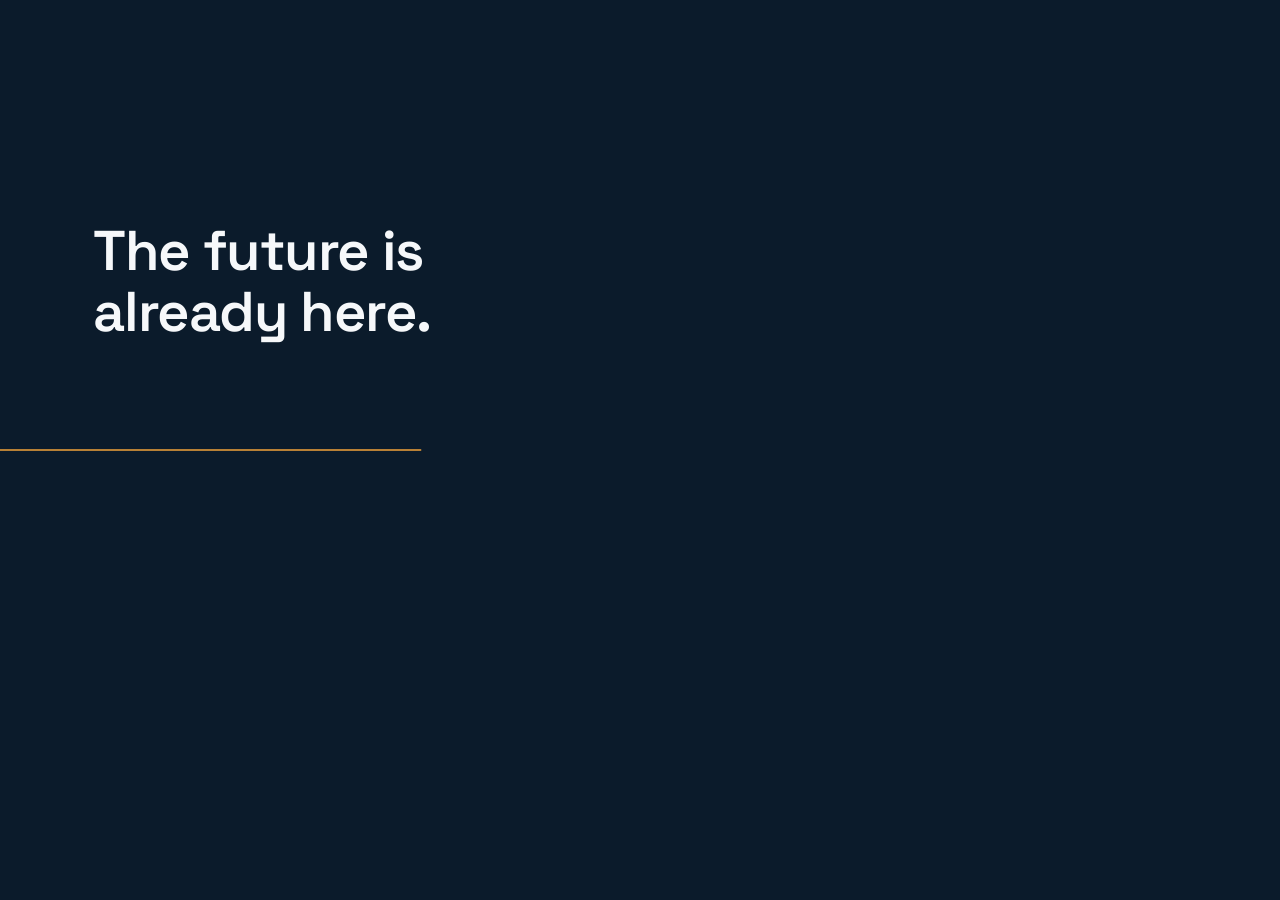
<file: hero/index.html>
<!doctype html>
<html lang="en">
<head>
<meta charset="utf-8">
<meta name="viewport" content="width=device-width, initial-scale=1">
<meta name="robots" content="noindex">
<title>Hero film source · erraballi.ai</title>
<!--
  Source page for the erraballi.ai hero film "The loop" (Horizon brand). Everything is drawn in code.
  The whole film is a pure function of time: render(t) sets every style from t, so any frame can be
  reproduced exactly. Open this page to watch it live. To film it, see render.mjs.

  URL parameters:  ?format=landscape|portrait   (1920x1080 or 1080x1350)
                   ?capture=1                   (no scaling, no playback; render.mjs drives window.seek)
                   ?t=12.5                      (hold one frame)
  The figures are real results from the bank work (see the Career Master). To recut, change T, CAPS and NODES.
  The earlier ledger film is in git history (commit eaa61bc).
-->
<style>
@font-face{font-family:"Space Grotesk";font-weight:500;src:url(fonts/space-grotesk-latin-500-normal.woff2) format("woff2")}
@font-face{font-family:"Space Grotesk";font-weight:600;src:url(fonts/space-grotesk-latin-600-normal.woff2) format("woff2")}
@font-face{font-family:"Inter";font-weight:400;src:url(fonts/inter-latin-400-normal.woff2) format("woff2")}
@font-face{font-family:"Inter";font-weight:500;src:url(fonts/inter-latin-500-normal.woff2) format("woff2")}
@font-face{font-family:"IBM Plex Mono";font-weight:400;src:url(fonts/ibm-plex-mono-latin-400-normal.woff2) format("woff2")}
@font-face{font-family:"IBM Plex Mono";font-weight:500;src:url(fonts/ibm-plex-mono-latin-500-normal.woff2) format("woff2")}
:root{--night:#0B1B2B;--day:#F6F8FA;--dawn:#F2A33A;--mist:#A9B8C8;--line:#5B6E82}
*{box-sizing:border-box}
html,body{margin:0;height:100%;background:var(--night);overflow:hidden}
#stage{position:absolute;left:0;top:0;transform-origin:0 0;background:var(--night);color:var(--day);overflow:hidden;
  font-family:"Inter",system-ui,sans-serif;-webkit-font-smoothing:antialiased}
.cap{position:absolute;font-family:"Space Grotesk",system-ui,sans-serif;font-weight:600;letter-spacing:-.02em;line-height:1.08;white-space:nowrap}
.cap em{font-style:normal;color:var(--dawn)}
svg.ov{position:absolute;left:0;top:0;overflow:visible}
svg.ov path,svg.ov line{fill:none;stroke-linecap:round}
svg.ov text{font-family:"IBM Plex Mono",monospace;font-weight:500;letter-spacing:.1em;text-transform:uppercase}
.bname{position:absolute;font-family:"Space Grotesk",sans-serif;font-weight:600;white-space:nowrap;letter-spacing:-.01em}
.burl{position:absolute;font-family:"IBM Plex Mono",monospace;color:var(--dawn);white-space:nowrap}
.btag{position:absolute;font-weight:500;color:var(--mist);white-space:nowrap}
.credit{position:absolute;font-family:"IBM Plex Mono",monospace;color:var(--mist);text-transform:uppercase;letter-spacing:.11em;white-space:nowrap}
</style>
</head>
<body>
<div id="stage"></div>
<script>
"use strict";
const Q = new URLSearchParams(location.search);
const FORMAT = Q.get("format") || (innerWidth < innerHeight ? "portrait" : "landscape");
const PORTRAIT = FORMAT === "portrait";

/* ---------- layout, per format (px at output size) ---------- */
const L = PORTRAIT ? {
  W:1080, H:1350, padX:72, capTop:110, capSize:78, cx:540, cy:880, R:270, fLab:25, labGap:44, stroke:5, node:11,
  endTop:230, endSize:92, brandY:650, markS:120, fName:60, fUrl:34, fTag:33, creditY:1250, fCredit:21
} : {
  W:1920, H:1080, padX:140, capTop:196, capSize:84, cx:1400, cy:540, R:290, fLab:23, labGap:44, stroke:5, node:11,
  endTop:230, endSize:104, brandY:600, markS:120, fName:60, fUrl:34, fTag:32, creditY:968, fCredit:20
};

/* ---------- timeline (seconds). Change these to recut. ---------- */
const T = {
  horizon:0.3, dot:2.9,
  nodes:[4.8, 7.6, 9.8, 12.6, 15.0, 17.4],   /* when each step of the loop lands */
  lap2:20.0, lap2Dur:2.3,
  endOut:25.4, endText:25.9, brand:26.5, credit:27.0, END:30.0
};
const NODES = ["Listen","Read","Find","Act","Keep","Improve"];
const CAPS = [
  {a:0.4,  b:2.6,  h:["The future is","already here."]},
  {a:2.8,  b:4.6,  h:["I put it to work."]},
  {a:4.8,  b:7.4,  h:["<em>1,226</em> customers","told a bank what","was wrong."]},
  {a:7.6,  b:9.6,  h:["AI read","every response."]},
  {a:9.8,  b:12.4, h:["About 40 clients","at risk. <em>$300M+</em>"]},
  {a:12.6, b:14.8, h:["Every banker got","a call plan."]},
  {a:15.0, b:17.2, h:["None of the","top tier left."]},
  {a:17.4, b:19.8, h:["The complaints","rewrote the roadmap."]},
  {a:20.0, b:22.0, h:["Then it went","around again."]},
  {a:22.2, b:25.2, h:["The first version","is the worst it","will ever be."]}
];

/* ---------- helpers ---------- */
const clamp = x => Math.max(0, Math.min(1, x));
const P = (t,a,d) => clamp((t-a)/d);
const eo = p => 1-Math.pow(1-p,3);
const eio = p => p<.5 ? 4*p*p*p : 1-Math.pow(-2*p+2,3)/2;
const px = n => n+"px";
const el = (tag, cls, parent, css) => { const e=document.createElement(tag); if(cls) e.className=cls; if(css) Object.assign(e.style,css); if(parent) parent.appendChild(e); return e; };
const NS = "http://www.w3.org/2000/svg";
const sv = (tag, attrs, parent) => { const e=document.createElementNS(NS,tag); for(const k in attrs) e.setAttribute(k,attrs[k]); if(parent) parent.appendChild(e); return e; };
const NIGHT="#0B1B2B", DAY="#F6F8FA", DAWN="#F2A33A", MIST="#A9B8C8", LINE="#5B6E82";

/* The loop starts at the left point on the horizon, goes over the top, and comes back underneath.
   f is the fraction of the way round (0..1). */
const ang = f => Math.PI - f*2*Math.PI;                 /* screen angle, y up */
const pt = (f, r) => [Math.cos(ang(f))*r, -Math.sin(ang(f))*r];

/* ---------- build ---------- */
const stage = document.getElementById("stage");
stage.style.width=px(L.W); stage.style.height=px(L.H);
CAPS.forEach(c => { c.el = el("div","cap",stage,{left:px(L.padX),top:px(L.capTop),fontSize:px(L.capSize)}); c.el.innerHTML=c.h.join("<br>"); });

const svg = sv("svg",{class:"ov",width:L.W,height:L.H},stage);
const horizon = sv("line",{x1:0,y1:L.cy,x2:L.W,y2:L.cy,stroke:DAWN,"stroke-width":2,pathLength:1,"stroke-dasharray":"1 1"},svg);
const G = sv("g",{},svg);                                 /* the loop, in its own coordinates around 0,0 */
const R = L.R;
const track = sv("circle",{cx:0,cy:0,r:R,fill:"none",stroke:LINE,"stroke-width":1.5,"vector-effect":"non-scaling-stroke"},G);
const circ = "M"+(-R)+" 0 A"+R+" "+R+" 0 0 1 "+R+" 0 A"+R+" "+R+" 0 0 1 "+(-R)+" 0";
const loop = sv("path",{d:circ,stroke:DAWN,"stroke-width":L.stroke,pathLength:1,"stroke-dasharray":"1 1","vector-effect":"non-scaling-stroke"},G);
const upper = sv("path",{d:"M"+(-R)+" 0 A"+R+" "+R+" 0 0 1 "+R+" 0",stroke:DAWN,"stroke-width":L.stroke,"vector-effect":"non-scaling-stroke"},G);
const markLine = sv("line",{x1:-R*1.75,y1:0,x2:R*1.75,y2:0,stroke:DAWN,"stroke-width":L.stroke,"vector-effect":"non-scaling-stroke"},G);
const nodes = NODES.map((name,i) => { const f=(i+1)/6, [x,y]=pt(f,R), [lx,ly]=pt(f,R+L.labGap), n={f};
  n.dot = sv("circle",{cx:x,cy:y,r:L.node,fill:NIGHT,stroke:DAWN,"stroke-width":3},G);
  n.core = sv("circle",{cx:x,cy:y,r:L.node-5,fill:DAWN},G);
  const c = Math.cos(ang(f)), anchor = Math.abs(c)<.2 ? "middle" : (c>0 ? "start" : "end");
  n.lab = sv("text",{x:lx,y:ly+L.fLab*.35,"font-size":L.fLab,fill:DAY,"text-anchor":anchor},G); n.lab.textContent = (i+1)+" "+name;
  return n; });
/* the last node sits on the start point: put its label below the horizon so it does not cross the line */
(() => { const m=nodes[2]; m.lab.setAttribute("y", -L.fLab*.9); m.lab.setAttribute("x", R+22);
  const n=nodes[5]; n.lab.setAttribute("y", L.fLab*1.9); n.lab.setAttribute("x", -R-18); n.lab.setAttribute("text-anchor","end"); })();
const runner = sv("circle",{cx:0,cy:0,r:L.node+3,fill:DAY},G);

/* End card */
const end = el("div","",stage,{position:"absolute",left:px(L.padX),top:"0"});
const endText = el("div","cap",end,{left:"0",top:px(L.endTop),fontSize:px(L.endSize)});
endText.innerHTML = PORTRAIT ? "The future is<br>already here.<br><em>Put it to work.</em>" : "The future is already here.<br><em>Put it to work.</em>";
const brand = el("div","",end,{position:"absolute",left:"0",top:px(L.brandY)});
el("div","bname",brand,{left:px(L.markS+34),top:px(6),fontSize:px(L.fName),lineHeight:"1.1"}).textContent="Vikas Erraballi";
el("div","burl",brand,{left:px(L.markS+36),top:px(L.fName*1.3),fontSize:px(L.fUrl),lineHeight:"1.1"}).textContent="erraballi.ai";
el("div","btag",brand,{left:"0",top:px(L.markS+40),fontSize:px(L.fTag),lineHeight:"1.3"}).innerHTML = PORTRAIT ? "Practical AI for owner-run<br>and mid-sized companies" : "Practical AI for owner-run and mid-sized companies";
/* where the loop lands to become the mark: arc over a short line */
const MARK = { x:L.padX+L.markS/2, y:L.brandY+L.markS*.72, s:(L.markS*.29)/R };

/* ---------- render: everything on screen is set from t ---------- */
function loopFraction(t){            /* how far round the first lap has been drawn */
  let f = 0;
  for(let i=0;i<6;i++){ f = Math.max(f, (i + eio(P(t, T.nodes[i]-0.75, 0.75)))/6 * (t>=T.nodes[i]-0.75 ? 1 : 0)); }
  return f;
}
function render(t){
  t = Math.max(0, Math.min(T.END, t));
  const g = eio(P(t,T.endOut,.9));                       /* 0 = film, 1 = end card */
  CAPS.forEach(c => { const i = eo(P(t,c.a,.35)), o = P(t,c.b,.3); c.el.style.opacity = i*(1-o); c.el.style.transform = "translateY("+((1-i)*14).toFixed(2)+"px)"; });

  /* horizon: draws in, then steps back when the loop starts, then leaves */
  const hz = eio(P(t,T.horizon,1.6));
  horizon.setAttribute("stroke-dashoffset",(1-hz).toFixed(4));
  horizon.style.opacity = (1 - .55*eo(P(t,T.dot,.6))) * (1-g);

  /* the loop */
  const f1 = loopFraction(t);
  const lap2 = eio(P(t,T.lap2,T.lap2Dur));
  loop.setAttribute("stroke-dashoffset",(1-f1).toFixed(4));
  loop.style.visibility = f1>0 ? "visible" : "hidden";
  track.style.opacity = eo(P(t,T.dot,.6)) * .9 * (1-g);
  const below = 1-g;                                     /* everything that is not the mark fades */
  loop.style.opacity = below;
  upper.style.opacity = g; markLine.style.opacity = g;
  nodes.forEach((n,i) => { const on = eo(P(t,T.nodes[i]-.1,.35));
    const pass = lap2>0 && lap2<1 ? Math.max(0, 1-Math.abs(lap2-n.f)*9) : 0;   /* pulse as the second lap passes */
    const k = 1 + .9*pass + .5*(1-eo(P(t,T.nodes[i],.5)))*on;
    n.dot.style.opacity = on*below; n.core.style.opacity = on*below; n.lab.style.opacity = on*below;
    n.dot.setAttribute("r",(L.node*k).toFixed(2)); });
  const rf = t<T.lap2 ? f1 : lap2;                        /* where the runner is */
  const [rx,ry] = pt(rf,R);
  runner.setAttribute("cx",rx.toFixed(2)); runner.setAttribute("cy",ry.toFixed(2));
  runner.style.opacity = eo(P(t,T.dot,.4)) * (1-P(t,T.lap2+T.lap2Dur+.2,.5));

  /* the loop becomes the mark */
  const x = L.cx+(MARK.x-L.cx)*g, y = L.cy+(MARK.y-L.cy)*g, s = 1+(MARK.s-1)*g;
  G.setAttribute("transform","translate("+x.toFixed(2)+" "+y.toFixed(2)+") scale("+s.toFixed(4)+")");

  const et = eo(P(t,T.endText,.5)); endText.style.opacity = et; endText.style.transform = "translateY("+((1-et)*14).toFixed(2)+"px)";
  brand.style.opacity = eo(P(t,T.brand,.5));
}

/* ---------- run ---------- */
function fit(){ if(Q.get("capture")) return; const k = Math.min(innerWidth/L.W, innerHeight/L.H);
  stage.style.transform = "translate("+((innerWidth-L.W*k)/2)+"px,"+((innerHeight-L.H*k)/2)+"px) scale("+k+")"; }
window.DURATION = T.END; window.SCENES = [0, T.lap2, T.endOut, T.END]; window.seek = t => render(t);
document.fonts.ready.then(() => Promise.all(["600 20px 'Space Grotesk'","500 20px 'Space Grotesk'","500 20px Inter","500 20px 'IBM Plex Mono'"].map(f => document.fonts.load(f)))).then(() => {
  fit(); addEventListener("resize", fit);
  if(Q.get("capture")){ render(0); window.READY = true; return; }
  if(Q.has("t")){ render(parseFloat(Q.get("t"))); window.READY = true; return; }
  let t0 = performance.now(); const loopFn = now => { render(((now-t0)/1000) % (T.END+1)); requestAnimationFrame(loopFn); };
  addEventListener("click", () => { t0 = performance.now(); }); requestAnimationFrame(loopFn); window.READY = true;
});
</script>
</body>
</html>
</file>
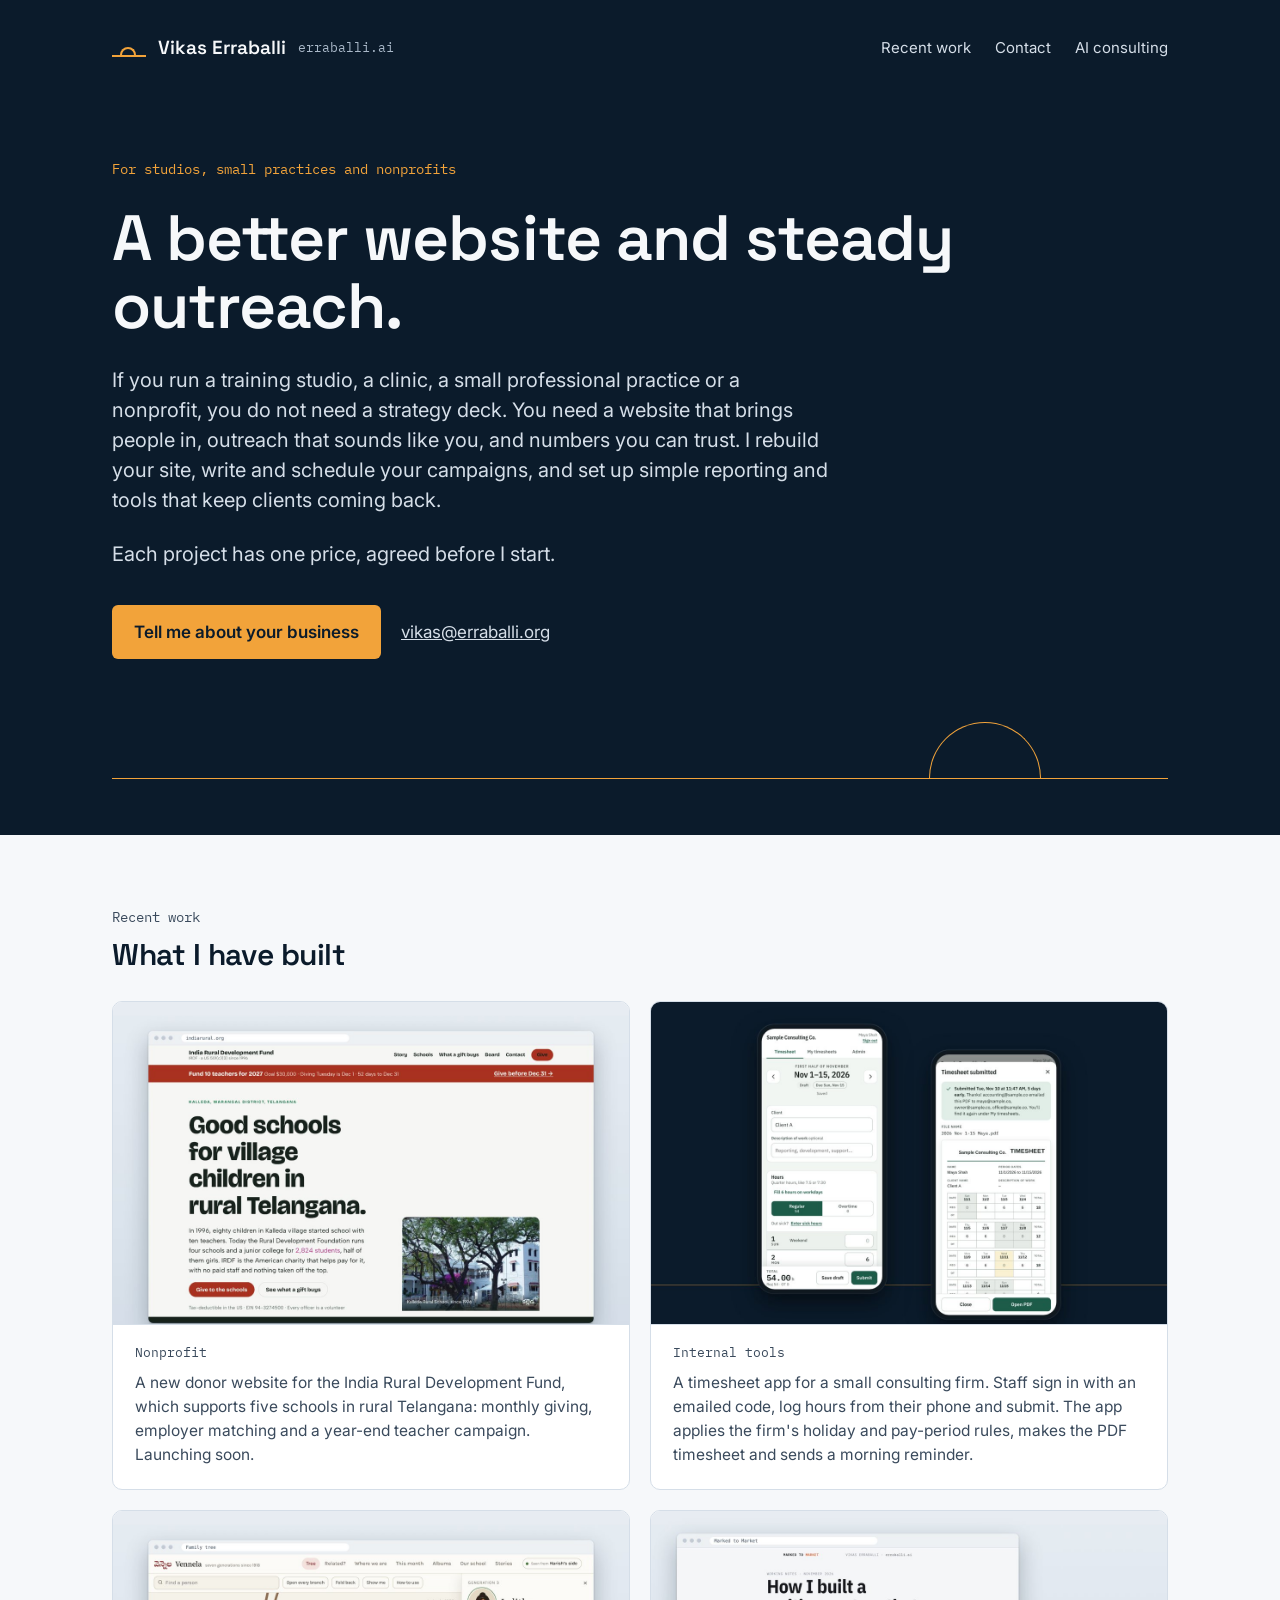
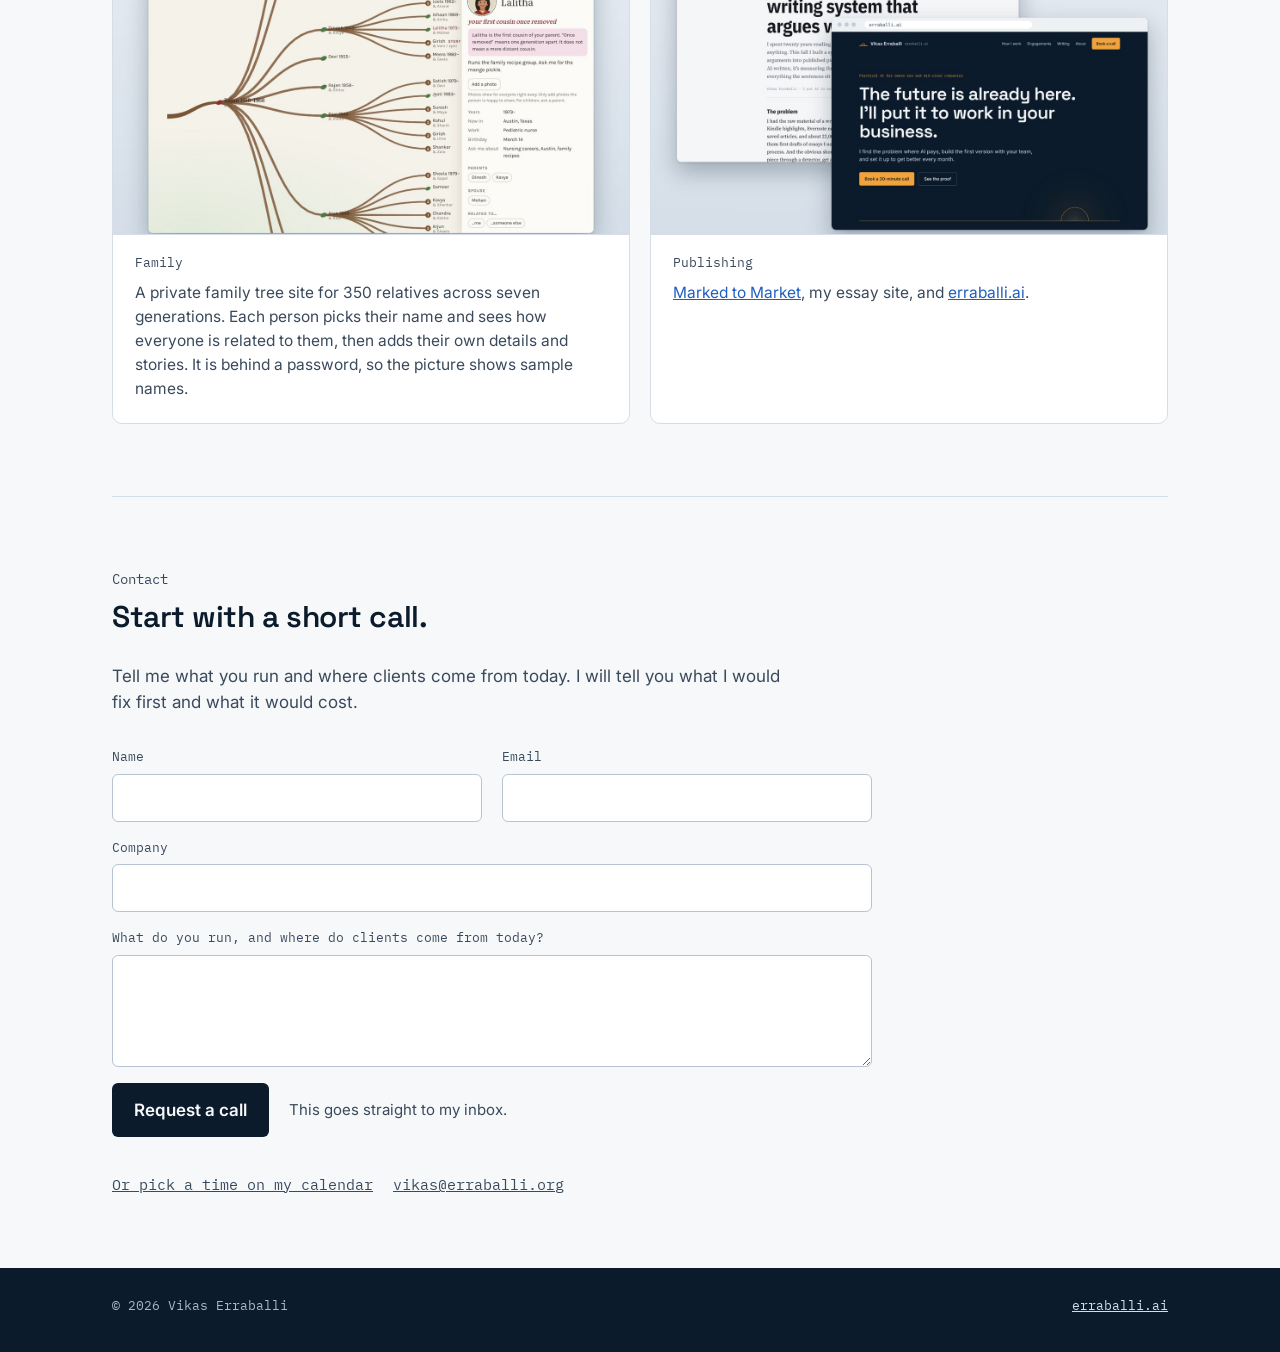
<file: studios/index.html>
<!doctype html>
<html lang="en">
<head>
<meta charset="utf-8">
<meta name="viewport" content="width=device-width, initial-scale=1, viewport-fit=cover">
<meta name="description" content="Websites, outreach and simple tools for studios, small practices and nonprofits. One price per project, agreed before I start.">
<meta property="og:title" content="Websites and outreach for small practices · Vikas Erraballi">
<meta property="og:description" content="Websites, outreach and simple tools for studios, small practices and nonprofits. One price per project, agreed before I start.">
<meta property="og:url" content="https://erraballi.ai/studios/">
<meta property="og:type" content="website">
<meta property="og:site_name" content="erraballi.ai">
<meta property="og:image" content="https://erraballi.ai/og.png">
<meta property="og:image:width" content="1200">
<meta property="og:image:height" content="630">
<meta name="twitter:card" content="summary_large_image">
<meta name="twitter:title" content="Websites and outreach for small practices · Vikas Erraballi">
<meta name="twitter:description" content="Websites, outreach and simple tools for studios, small practices and nonprofits. One price per project, agreed before I start.">
<meta name="twitter:image" content="https://erraballi.ai/og.png">
<link rel="canonical" href="https://erraballi.ai/studios/">
<link rel="icon" href="data:image/svg+xml,%3Csvg xmlns='http://www.w3.org/2000/svg' viewBox='0 0 32 32'%3E%3Crect width='32' height='32' rx='5' fill='%230B1B2B'/%3E%3Cpath d='M5 21h22' stroke='%23F2A33A' stroke-width='2.4' stroke-linecap='round'/%3E%3Cpath d='M9.5 21a6.5 6.5 0 0 1 13 0' fill='none' stroke='%23F2A33A' stroke-width='2.4'/%3E%3C/svg%3E">
<link rel="preconnect" href="https://fonts.googleapis.com">
<link rel="preconnect" href="https://fonts.gstatic.com" crossorigin>
<link rel="stylesheet" href="https://fonts.googleapis.com/css2?family=Space+Grotesk:wght@400;500;600;700&family=Inter:wght@400;500;600&family=IBM+Plex+Mono:wght@400;500&display=swap">
<title>Websites and outreach for small practices · Vikas Erraballi</title>
<style>
/* Horizon brand (Nov 2026). Night #0B1B2B, Dawn #F2A33A, Day #F6F8FA, Slate #3A4A5C, Link #1F5FBF.
   Dawn is for marks and buttons on Night. Do not use Dawn for text on Day. */
:root{--night:#0B1B2B;--dawn:#F2A33A;--day:#F6F8FA;--slate:#3A4A5C;--rule:#D5DEE8;--mist:#D5DEE8;--link:#1F5FBF;
  --display:"Space Grotesk",system-ui,sans-serif;--body:Inter,system-ui,-apple-system,"Segoe UI",sans-serif;--mono:"IBM Plex Mono",ui-monospace,Menlo,monospace}
*{box-sizing:border-box}
html{-webkit-text-size-adjust:100%}
body{margin:0;background:var(--night);color:var(--night);font-family:var(--body);font-size:17px;line-height:1.55}
a{color:var(--link)}a:hover{color:#174A96}
a:focus-visible{outline:2px solid var(--dawn);outline-offset:3px}
h1,h2{font-family:var(--display);font-weight:600;margin:0;letter-spacing:-.015em}
p{margin:0}
.wrap{max-width:1120px;margin:0 auto;padding:0 32px}
.label{font-family:var(--mono);font-size:14px}

.top{background:var(--night);color:var(--day);overflow:hidden}
.top nav{display:flex;flex-wrap:wrap;align-items:center;justify-content:space-between;gap:16px;padding-top:24px}
.brand{display:flex;align-items:center;gap:12px;color:var(--day);text-decoration:none}
.brand:hover{color:var(--day)}
.mark{display:inline-block;width:34px;height:18px;border-bottom:2px solid var(--dawn);position:relative}
.mark i{position:absolute;left:8px;bottom:0;width:16px;height:8px;border:2px solid var(--dawn);border-bottom:none;border-radius:16px 16px 0 0}
.brand strong{font-family:var(--display);font-weight:600;font-size:19px}
.brand span.url{font-family:var(--mono);font-size:13px;color:#A9B8C8}
.links{display:flex;flex-wrap:wrap;align-items:center;gap:4px 24px;font-size:15px}
.links a{color:var(--mist);text-decoration:none;padding:12px 0}
.links a:hover{color:#fff}
.hero{padding:88px 0 0 0;max-width:860px}
.hero .label{color:var(--dawn);margin-bottom:24px}
.hero h1{font-size:clamp(38px,5.6vw,64px);line-height:1.06}
.lede{font-size:20px;line-height:1.5;color:var(--mist);margin-top:24px;max-width:720px}
.cta{display:flex;flex-wrap:wrap;align-items:center;gap:16px 20px;margin-top:36px}
.btn{display:inline-block;background:var(--dawn);color:var(--night);padding:14px 22px;border-radius:6px;text-decoration:none;font-weight:600}
.btn:hover{background:#F7B659;color:var(--night)}
.top .email{color:var(--mist)}
.hz{position:relative;height:96px;margin-top:24px;border-bottom:1px solid var(--dawn)}
.hz i{position:absolute;right:12%;bottom:0;width:112px;height:56px;border:1.5px solid var(--dawn);border-bottom:none;border-radius:112px 112px 0 0}
.pad{height:56px}

main{background:var(--day)}
section{padding:72px 0}
section + section{border-top:1px solid var(--rule)}
section .label{color:var(--slate);margin-bottom:8px}
section h2{font-size:30px;line-height:1.2;margin-bottom:28px}
.cards{display:grid;grid-template-columns:repeat(auto-fit,minmax(min(100%,420px),1fr));gap:20px}
.card{flex:1 1 300px;background:#fff;border:1px solid var(--rule);border-radius:10px;padding:22px}
.card .label{font-size:13px;margin-bottom:8px}
.card .shot{display:block;width:calc(100% + 44px);max-width:none;height:auto;margin:-22px -22px 18px -22px;border-radius:9px 9px 0 0;border-bottom:1px solid var(--rule);background:var(--mist)}
.card p{font-size:15.5px;color:var(--slate)}
.contact p.say{color:var(--slate);max-width:680px}
.contact .btn{background:var(--night);color:var(--day)}
.contact .btn:hover{background:#16314A;color:#fff}
.contact .email{font-family:var(--mono);font-size:15px;color:var(--slate)}

footer{background:var(--night);color:#A9B8C8;font-family:var(--mono);font-size:13px}
footer .wrap{display:flex;flex-wrap:wrap;justify-content:space-between;gap:12px 28px;padding-top:28px;padding-bottom:36px}
footer a{color:var(--mist)}
@media (max-width:640px){.wrap{padding:0 20px}.hero{padding-top:48px}section{padding:56px 0}}
</style>
<link rel="stylesheet" href="/lead.css">
<script defer src="/site.js"></script>
</head>
<body>

<div class="top">
  <div class="wrap">
    <nav aria-label="Site">
      <a class="brand" href="/" aria-label="Vikas Erraballi, home">
        <span class="mark" aria-hidden="true"><i></i></span>
        <strong>Vikas Erraballi</strong><span class="url">erraballi.ai</span>
      </a>
      <div class="links">
        <a href="#work">Recent work</a>
        <a href="#contact">Contact</a>
        <a href="/">AI consulting</a>
      </div>
    </nav>

    <div class="hero" id="top">
      <p class="label">For studios, small practices and nonprofits</p>
      <h1>A better website and steady outreach.</h1>
      <p class="lede">If you run a training studio, a clinic, a small professional practice or a nonprofit, you do not need a strategy deck. You need a website that brings people in, outreach that sounds like you, and numbers you can trust. I rebuild your site, write and schedule your campaigns, and set up simple reporting and tools that keep clients coming back.</p>
      <p class="lede">Each project has one price, agreed before I start.</p>
      <div class="cta">
        <a class="btn" href="#contact" data-cta="studios-hero">Tell me about your business</a>
        <a class="email" href="mailto:vikas@erraballi.org">vikas@erraballi.org</a>
      </div>
    </div>
    <div class="hz" aria-hidden="true"><i></i></div>
    <div class="pad"></div>
  </div>
</div>

<main>
  <div class="wrap">
    <section id="work">
      <p class="label">Recent work</p>
      <h2>What I have built</h2>
      <div class="cards">
        <div class="card"><img class="shot" src="img/work-irdf.jpg" width="1200" height="750" loading="lazy" alt="The home page of the new India Rural Development Fund donor website"><p class="label">Nonprofit</p><p>A new donor website for the India Rural Development Fund, which supports five schools in rural Telangana: monthly giving, employer matching and a year-end teacher campaign. Launching soon.</p></div>
        <div class="card"><img class="shot" src="img/work-timesheet.jpg" width="1200" height="750" loading="lazy" alt="The timesheet app on a phone: the hours screen and the submitted PDF timesheet, with sample data"><p class="label">Internal tools</p><p>A timesheet app for a small consulting firm. Staff sign in with an emailed code, log hours from their phone and submit. The app applies the firm's holiday and pay-period rules, makes the PDF timesheet and sends a morning reminder.</p></div>
        <div class="card"><img class="shot" src="img/work-family-tree.jpg" width="1200" height="750" loading="lazy" alt="A family tree website: branches of relatives on the left and one person's card on the right, with sample names"><p class="label">Family</p><p>A private family tree site for 350 relatives across seven generations. Each person picks their name and sees how everyone is related to them, then adds their own details and stories. It is behind a password, so the picture shows sample names.</p></div>
        <div class="card"><img class="shot" src="img/work-publishing.jpg" width="1200" height="750" loading="lazy" alt="An essay page on Marked to Market and the erraballi.ai home page"><p class="label">Publishing</p><p><a href="https://vikase.github.io/marked-to-market/">Marked to Market</a>, my essay site, and <a href="/">erraballi.ai</a>.</p></div>
      </div>
    </section>

    <section id="contact" class="contact">
      <p class="label">Contact</p>
      <h2>Start with a short call.</h2>
      <p class="say">Tell me what you run and where clients come from today. I will tell you what I would fix first and what it would cost.</p>
<form class="lead light" data-form="studios">
<label>Name<input name="name" type="text" autocomplete="name" required maxlength="100"></label>
<label>Email<input name="email" type="email" autocomplete="email" required maxlength="150"></label>
<label class="wide">Company<input name="company" type="text" autocomplete="organization" maxlength="150"></label>
<label class="wide">What do you run, and where do clients come from today?<textarea name="message" maxlength="2000"></textarea></label>
<label class="hp" aria-hidden="true">Website<input name="website" type="text" tabindex="-1" autocomplete="off"></label>
<div class="lead-row"><button type="submit">Request a call</button><span class="lead-status" role="status">This goes straight to my inbox.</span></div>
</form>
      <div class="cta">
        <a class="email" href="https://calendar.google.com/calendar/appointments/schedules/AcZssZ1jHISP8S2GDwUF7lY6rLtVdG1cBAIOx66GSgnRHke8T_qgIM_AsF014SqoeSRx9PueqOACPDyM" data-cta="calendar" target="_blank" rel="noopener">Or pick a time on my calendar</a>
        <a class="email" href="mailto:vikas@erraballi.org?subject=Website%20and%20outreach">vikas@erraballi.org</a>
      </div>
    </section>
  </div>
</main>

<footer>
  <div class="wrap">
    <span>© 2026 Vikas Erraballi</span>
    <a href="/">erraballi.ai</a>
  </div>
</footer>

</body>
</html>
</file>
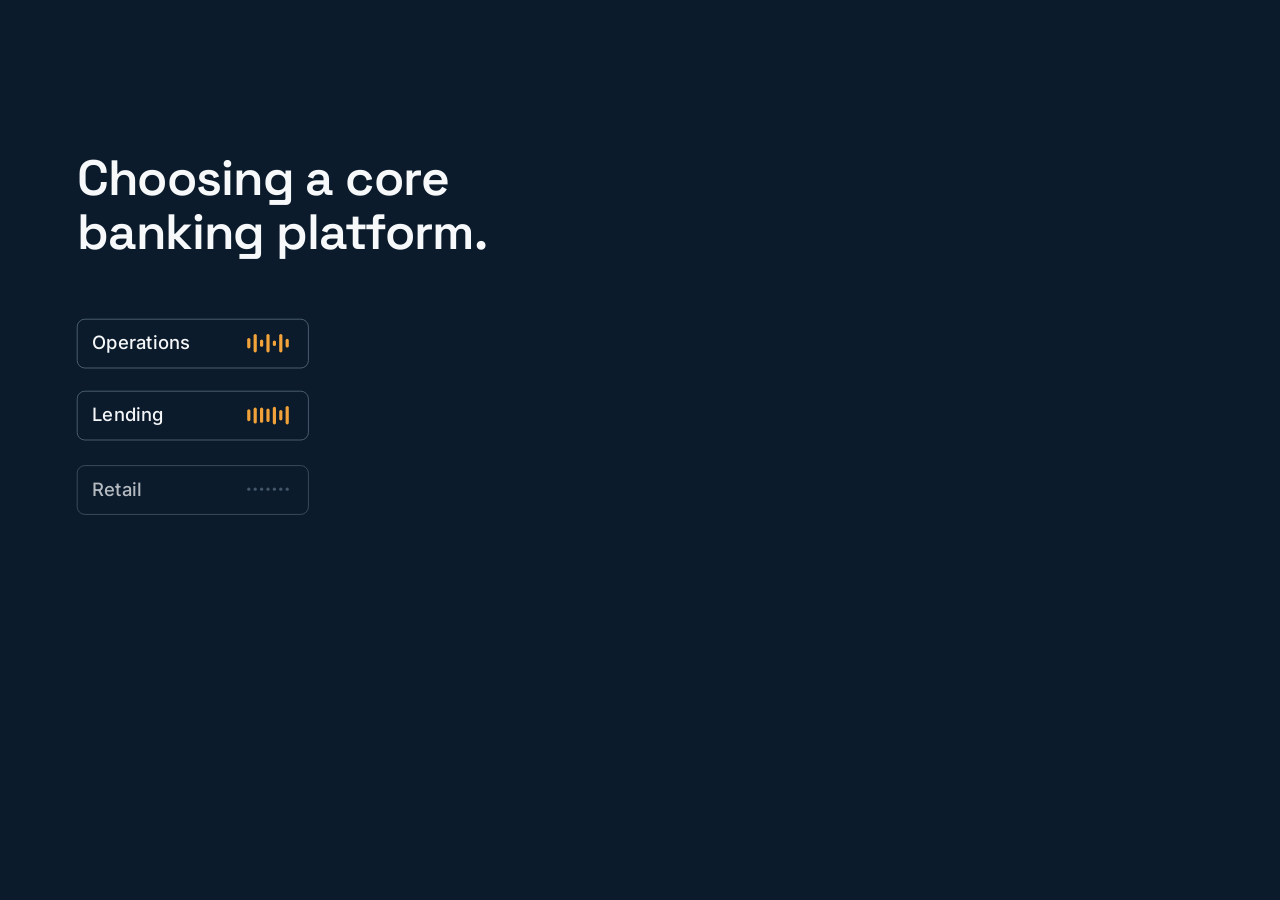
<file: clips/platform/index.html>
<!doctype html>
<html lang="en">
<head>
<meta charset="utf-8">
<meta name="viewport" content="width=device-width, initial-scale=1">
<meta name="robots" content="noindex">
<title>Clip source: Choosing a platform, on one record · erraballi.ai</title>
<!--
  Source page for the 18-second clip "Choosing a platform, on one record" (Horizon brand). Everything is drawn in code.
  The clip is a pure function of time: render(t) builds every frame from t. Open this page to watch it live.
  To film it: POSTER=15.4 node clips/render.mjs platform landscape|portrait   (see clips/render.mjs)
  URL parameters: ?format=landscape|portrait (1600x900 or 1080x1350), ?capture=1, ?t=6.5
  Story: a bank evaluates core banking platforms. Each team's discovery goes into one record. Vendors get the brief.
  Each demo goes back into the record. AI reads the record before each meeting. Every team compares through its own lens.
  Team names, the vendor letters and the scores in the grid are illustrations. Do not name a real vendor. To recut, change T, CAPS, TEAMS, DOCS, DIMS.
-->
<style>
@font-face{font-family:"Space Grotesk";font-weight:600;src:url(../../hero/fonts/space-grotesk-latin-600-normal.woff2) format("woff2")}
@font-face{font-family:"Inter";font-weight:500;src:url(../../hero/fonts/inter-latin-500-normal.woff2) format("woff2")}
@font-face{font-family:"IBM Plex Mono";font-weight:500;src:url(../../hero/fonts/ibm-plex-mono-latin-500-normal.woff2) format("woff2")}
*{box-sizing:border-box}
html,body{margin:0;height:100%;background:#0B1B2B;overflow:hidden}
#stage{position:absolute;left:0;top:0;transform-origin:0 0;background:#0B1B2B;color:#F6F8FA;overflow:hidden;font-family:"Inter",system-ui,sans-serif;font-weight:500;-webkit-font-smoothing:antialiased}
#stage div{position:absolute;white-space:nowrap}
.cap{font-family:"Space Grotesk",sans-serif;font-weight:600;letter-spacing:-.02em;line-height:1.1}
.cap em{font-style:normal;color:#F2A33A}
.mono{font-family:"IBM Plex Mono",monospace;font-weight:500;letter-spacing:.08em;text-transform:uppercase}
</style>
</head>
<body>
<div id="stage"></div>
<script>
"use strict";
const Q=new URLSearchParams(location.search);
const FORMAT=Q.get("format")||(innerWidth<innerHeight?"portrait":"landscape");
const PORT=FORMAT==="portrait";
const L=PORT?{W:1080,H:1350,capX:72,capY:84,capS:70,f:26,mono:20,
    team:i=>({x:72+(i%3)*320,y:320+Math.floor(i/3)*86,w:296,h:62}),rec:{x:270,y:560,w:540,h:470},
    ven:i=>({x:72+i*320,y:1120,w:296,h:104}),grid:{x:72,y:330,w:936,h:880}}
  :{W:1600,H:900,capX:96,capY:76,capS:62,f:23,mono:18,
    team:i=>({x:96,y:286+i*90,w:290,h:62}),rec:{x:600,y:276,w:400,h:540},
    ven:i=>({x:1214,y:330+i*156,w:290,h:112}),grid:{x:96,y:286,w:1408,h:540}};
const TEAMS=["Operations","Lending","Retail","Compliance","IT","Finance"];
const DOCS=["Pain points","Wish list","Requirements","Vendor brief","Demo notes · A","Demo notes · B","Demo notes · C"];
const SCORE=[[4,3,5],[5,3,3],[3,5,4],[3,4,5],[2,5,3],[4,2,3]];
const DIMS=["Daily operations","Lending workflow","Customer experience","Risk and controls","Integration","Cost"];
const T={team0:0.5,flowIn:1.8,docs:[2.7,3.4,4.1,4.9,8.2,8.7,9.2],ven0:5.2,brief:5.8,demo:7.4,read0:9.9,read1:11.5,
  cut:11.7,grid0:12.0,lens0:13.7,lensStep:0.6,out:17.4,END:17.9};
const CAPS=[{a:0.3,b:2.6,h:["Choosing a core","banking platform."]},{a:2.8,b:4.8,h:["AI turned discovery","into <em>one record</em>."]},
  {a:5.0,b:9.6,h:["Vendors got the brief.","Every demo went back in."]},{a:9.8,b:11.7,h:["Before each meeting,","AI <em>read the record</em>."]},
  {a:12.0,b:17.4,h:["One comparison.","<em>Every team's</em> view."]}];
const clamp=x=>Math.max(0,Math.min(1,x)),P=(t,a,d)=>clamp((t-a)/d),eo=p=>1-Math.pow(1-p,3),eio=p=>p<.5?4*p*p*p:1-Math.pow(-2*p+2,3)/2;
const rnd=i=>{const x=Math.sin(i*127.1+311.7)*43758.5453;return x-Math.floor(x)};
const box=(x,y,w,h,css,inner)=>`<div style="left:${x}px;top:${y}px;width:${w}px;height:${h}px;${css||""}">${inner||""}</div>`;
const dots=(t,a,dur,ax,ay,bx,by)=>{const fp=P(t,a,dur);if(fp<=0||fp>=1)return"";let h="";const e=eio(fp);
  for(let k=0;k<5;k++){const q=clamp(e-k*0.05),s=13-k*2;h+=box(ax+(bx-ax)*q-s/2,ay+(by-ay)*q-s/2,s,s,`border-radius:50%;background:#F2A33A;opacity:${(1-k/5)*Math.sin(Math.PI*fp)}`);}return h;};

function render(t){
  let h="";
  const all=Math.min(P(t,0,0.3),1-P(t,T.out,T.END-T.out-0.05));
  for(const c of CAPS){const o=Math.min(eo(P(t,c.a,0.35)),1-P(t,c.b-0.25,0.25));if(o<=0)continue;
    h+=`<div class="cap" style="left:${L.capX}px;top:${L.capY+(1-o)*14}px;font-size:${L.capS}px;opacity:${o}">${c.h.join("<br>")}</div>`;}
  const A=1-P(t,T.cut,0.35);                         /* scene A: teams, record, vendors */
  if(A>0){
    const r=L.rec,rowH=(r.h-64)/DOCS.length,rIn=PORT?{x:r.x+r.w/2,y:r.y}:{x:r.x,y:r.y+r.h/2},rOut=PORT?{x:r.x+r.w/2,y:r.y+r.h}:{x:r.x+r.w,y:r.y+r.h/2};
    /* teams */
    TEAMS.forEach((n,i)=>{const b=L.team(i),o=eo(P(t,T.team0+i*0.18,0.4)),talk=t>T.team0+i*0.18+0.3&&t<T.flowIn+i*0.25+0.5;
      let w="";for(let k=0;k<7;k++){const hh=talk?6+18*Math.abs(Math.sin(t*9+k*1.7+i)):4;w+=box(b.w-78+k*8,(b.h-hh)/2-1.5,4,hh,`border-radius:2px;background:${talk?"#F2A33A":"#5B6E82"}`);}
      h+=box(b.x,b.y+(1-o)*10,b.w,b.h,`border:1.5px solid #5B6E82;border-radius:10px;opacity:${o*A}`,`<div style="left:18px;top:${(b.h-L.f*1.25)/2-1.5}px;font-size:${L.f}px;line-height:1.25">${n}</div>${w}`);
      const ax=PORT?b.x+b.w/2:b.x+b.w,ay=PORT?b.y+b.h:b.y+b.h/2;
      if(A>=1)h+=dots(t,T.flowIn+i*0.25,0.9,ax,ay,rIn.x,rIn.y);});
    /* the record */
    const ro=eo(P(t,T.flowIn+0.5,0.5)),reading=t>=T.read0&&t<T.read1+0.2,rp=P(t,T.read0,T.read1-T.read0);
    let inner=`<div class="mono" style="left:22px;top:20px;font-size:${L.mono}px;color:#3A4A5C">The record</div>`+box(22,54,r.w-44,1.5,"background:#C3CEDA");
    DOCS.forEach((n,i)=>{const s=eo(P(t,T.docs[i],0.45));if(s<=0)return;const y=64+i*rowH,lit=reading&&Math.abs(rp*DOCS.length-0.5-i)<0.6;
      inner+=box(12,y+3+(1-s)*8,r.w-24,rowH-6,`border-radius:8px;background:${lit?"rgba(242,163,58,.28)":"transparent"};opacity:${s}`,
        box(12,(rowH-6-30)/2,24,30,`border:2px solid #0B1B2B;border-radius:4px;background:${i>=4?"#E6ECF2":"#FFFFFF"}`,box(4,7,12,2,"background:#0B1B2B")+box(4,13,12,2,"background:#0B1B2B")+box(4,19,7,2,"background:#0B1B2B"))
        +`<div style="left:52px;top:${(rowH-6-L.f*1.25)/2}px;font-size:${L.f}px;line-height:1.25;color:#0B1B2B">${n}</div>`);});
    if(reading)inner+=box(r.w-74,14,52,30,"border-radius:15px;background:#0B1B2B",`<div class="mono" style="left:0;width:52px;text-align:center;top:5px;font-size:${L.mono-3}px;color:#F2A33A">AI</div>`);
    h+=box(r.x,r.y+(1-ro)*20,r.w,r.h,`border-radius:12px;background:#F6F8FA;opacity:${ro*A};overflow:hidden;box-shadow:0 0 0 ${reading?4:0}px rgba(242,163,58,.55)`,inner);
    /* vendors */
    for(let i=0;i<3;i++){const b=L.ven(i),o=eo(P(t,T.ven0+i*0.2,0.4)),demo=t>T.demo+i*0.5-0.45&&t<T.demo+i*0.5+0.25;
      const vin=PORT?{x:b.x+b.w/2,y:b.y}:{x:b.x,y:b.y+b.h/2};
      h+=box(b.x,b.y+(1-o)*10,b.w,b.h,`border:1.5px solid ${demo?"#F2A33A":"#5B6E82"};border-radius:10px;opacity:${o*A}`,
        `<div class="mono" style="left:18px;top:18px;font-size:${L.mono}px;color:#A9B8C8">Vendor ${"ABC"[i]}</div><div style="left:18px;top:${b.h-L.f*1.25-18}px;font-size:${L.f}px;line-height:1.25;color:${demo?"#F2A33A":"#F6F8FA"}">${demo?"Demo":t>T.demo+i*0.5?"Demo recorded":t>T.brief+i*0.2+0.8?"Has the brief":"&nbsp;"}</div>`);
      if(A>=1){h+=dots(t,T.brief+i*0.2,0.8,rOut.x,rOut.y,vin.x,vin.y);h+=dots(t,T.demo+i*0.5,0.8,vin.x,vin.y,rOut.x,rOut.y);}}
  }
  /* scene B: the comparison grid */
  const B=eo(P(t,T.grid0,0.5));
  if(B>0){const g=L.grid,tabH=PORT?58:52,top=tabH+26,headH=PORT?56:50,rowH=(g.h-top-headH)/DIMS.length,c0=PORT?g.w*0.40:g.w*0.34,cw=(g.w-c0)/3;
    const lens=t<T.lens0?-1:Math.min(5,Math.floor((t-T.lens0)/T.lensStep));
    const tw=PORT?(g.w-2*10)/3:(g.w-5*10)/6,tabsO=eo(P(t,T.lens0-0.5,0.4));
    let inner="";
    TEAMS.forEach((n,i)=>{const on=i===lens,tx=PORT?(i%3)*(tw+10):i*(tw+10),th=PORT?50:tabH;
      inner+=box(tx,PORT?Math.floor(i/3)*(th+6):0,tw,th,`border-radius:${th/2}px;border:1.5px solid ${on?"#F2A33A":"#5B6E82"};background:${on?"#F2A33A":"transparent"};opacity:${tabsO}`,
        `<div style="left:0;width:${tw}px;text-align:center;top:${(th-L.f*0.9*1.25)/2-1.5}px;font-size:${L.f*0.9}px;line-height:1.25;color:${on?"#0B1B2B":"#D5DEE8"}">${n}</div>`);});
    const gy=PORT?2*50+6+22:top;
    let tbl="";
    for(let v=0;v<3;v++)tbl+=`<div class="mono" style="left:${c0+v*cw}px;top:${(headH-L.mono*1.3)/2}px;font-size:${L.mono}px;color:#3A4A5C">Vendor ${"ABC"[v]}</div>`;
    tbl+=`<div class="mono" style="left:24px;top:${(headH-L.mono*1.3)/2}px;font-size:${L.mono}px;color:#3A4A5C">What matters</div>`+box(0,headH-1.5,g.w,1.5,"background:#C3CEDA");
    const rH=(g.h-gy-headH)/DIMS.length;
    DIMS.forEach((n,i)=>{const s=eo(P(t,T.grid0+0.3+i*0.12,0.4)),on=i===lens,y=headH+i*rH;
      tbl+=box(0,y,g.w,rH,`background:${on?"rgba(242,163,58,.2)":"transparent"};opacity:${s}`,
        (on?box(0,0,6,rH,"background:#F2A33A"):"")+`<div style="left:24px;top:${(rH-L.f*1.25)/2}px;font-size:${L.f}px;line-height:1.25;color:#0B1B2B">${n}</div>`
        +[0,1,2].map(v=>{const sc=SCORE[i][v],best=on&&sc===Math.max(...SCORE[i]),fill=eo(P(t,T.grid0+0.7+i*0.1+v*0.08,0.5));let d="";const ds=PORT?22:18;
          for(let k=0;k<5;k++)d+=box(c0+v*cw+k*(ds+6),(rH-ds)/2,ds,ds,`border-radius:4px;background:${k<sc*fill?(best?"#F2A33A":on?"#0B1B2B":"#3A4A5C"):(on?"#FFFFFF":"#D5DEE8")}`);return d;}).join("")
        +box(0,rH-1,g.w,1,"background:#E6ECF2"));});
    inner+=box(0,gy,g.w,g.h-gy,"border-radius:12px;background:#F6F8FA;overflow:hidden",tbl);
    h+=box(g.x,g.y+(1-B)*20,g.w,g.h,`opacity:${B}`,inner);
  }
  stage.innerHTML=h;stage.style.opacity=all;
}
const stage=document.getElementById("stage");stage.style.width=L.W+"px";stage.style.height=L.H+"px";
window.END=T.END;window.seek=render;
document.fonts.load('600 20px "Space Grotesk"').then(()=>document.fonts.load('500 20px "IBM Plex Mono"')).then(()=>document.fonts.load('500 20px "Inter"')).then(()=>document.fonts.ready).then(()=>{
  if(Q.get("capture")){render(0);window.READY=true;return;}
  const fit=()=>{const s=Math.min(innerWidth/L.W,innerHeight/L.H);stage.style.transform=`translate(${(innerWidth-L.W*s)/2}px,${(innerHeight-L.H*s)/2}px) scale(${s})`;};
  fit();addEventListener("resize",fit);
  if(Q.get("t")){render(Number(Q.get("t")));return;}
  const t0=performance.now();(function loop(){render(((performance.now()-t0)/1000)%T.END);requestAnimationFrame(loop);})();
});
</script>
</body>
</html>
</file>
<file: lead.css>
/* Lead form, Horizon brand. Default is for a Night background. Add class "light" on a Day background. */
.lead{display:grid;grid-template-columns:1fr 1fr;gap:16px 20px;max-width:760px;margin-top:32px}
.lead label{display:block;font-family:'IBM Plex Mono',monospace;font-size:13px;color:#A9B8C8}
.lead .wide{grid-column:1 / -1}
.lead input,.lead textarea{display:block;width:100%;margin-top:6px;padding:12px 14px;font:inherit;font-family:'Inter',sans-serif;font-size:16px;line-height:1.4;color:#F6F8FA;background:#12283D;border:1px solid #5B6E82;border-radius:6px}
.lead textarea{min-height:112px;resize:vertical}
.lead input:focus,.lead textarea:focus{outline:2px solid #F2A33A;outline-offset:1px;border-color:#F2A33A}
.lead .hp{position:absolute;left:-9999px;width:1px;height:1px;overflow:hidden}
.lead .lead-row{grid-column:1 / -1;display:flex;flex-wrap:wrap;align-items:center;gap:12px 20px}
.lead button{font:inherit;font-weight:600;color:#0B1B2B;background:#F2A33A;border:0;border-radius:6px;padding:14px 22px;cursor:pointer}
.lead button:hover{background:#F7B659}
.lead button:disabled{opacity:.6;cursor:default}
.lead .lead-status{font-size:15px;color:#D5DEE8}
.lead .lead-status a{color:inherit}
.lead.sent label,.lead.sent button{display:none}
.lead.sent .lead-status{font-size:19px;color:#F6F8FA}
.lead.light label{color:#3A4A5C}
.lead.light input,.lead.light textarea{color:#0B1B2B;background:#fff;border-color:#B8C4D1}
.lead.light input:focus,.lead.light textarea:focus{outline-color:#1F5FBF;border-color:#1F5FBF}
.lead.light button{color:#F6F8FA;background:#0B1B2B}
.lead.light button:hover{background:#16314A}
.lead.light .lead-status,.lead.light.sent .lead-status{color:#3A4A5C}
@media (max-width:640px){.lead{grid-template-columns:1fr}}
</file>
